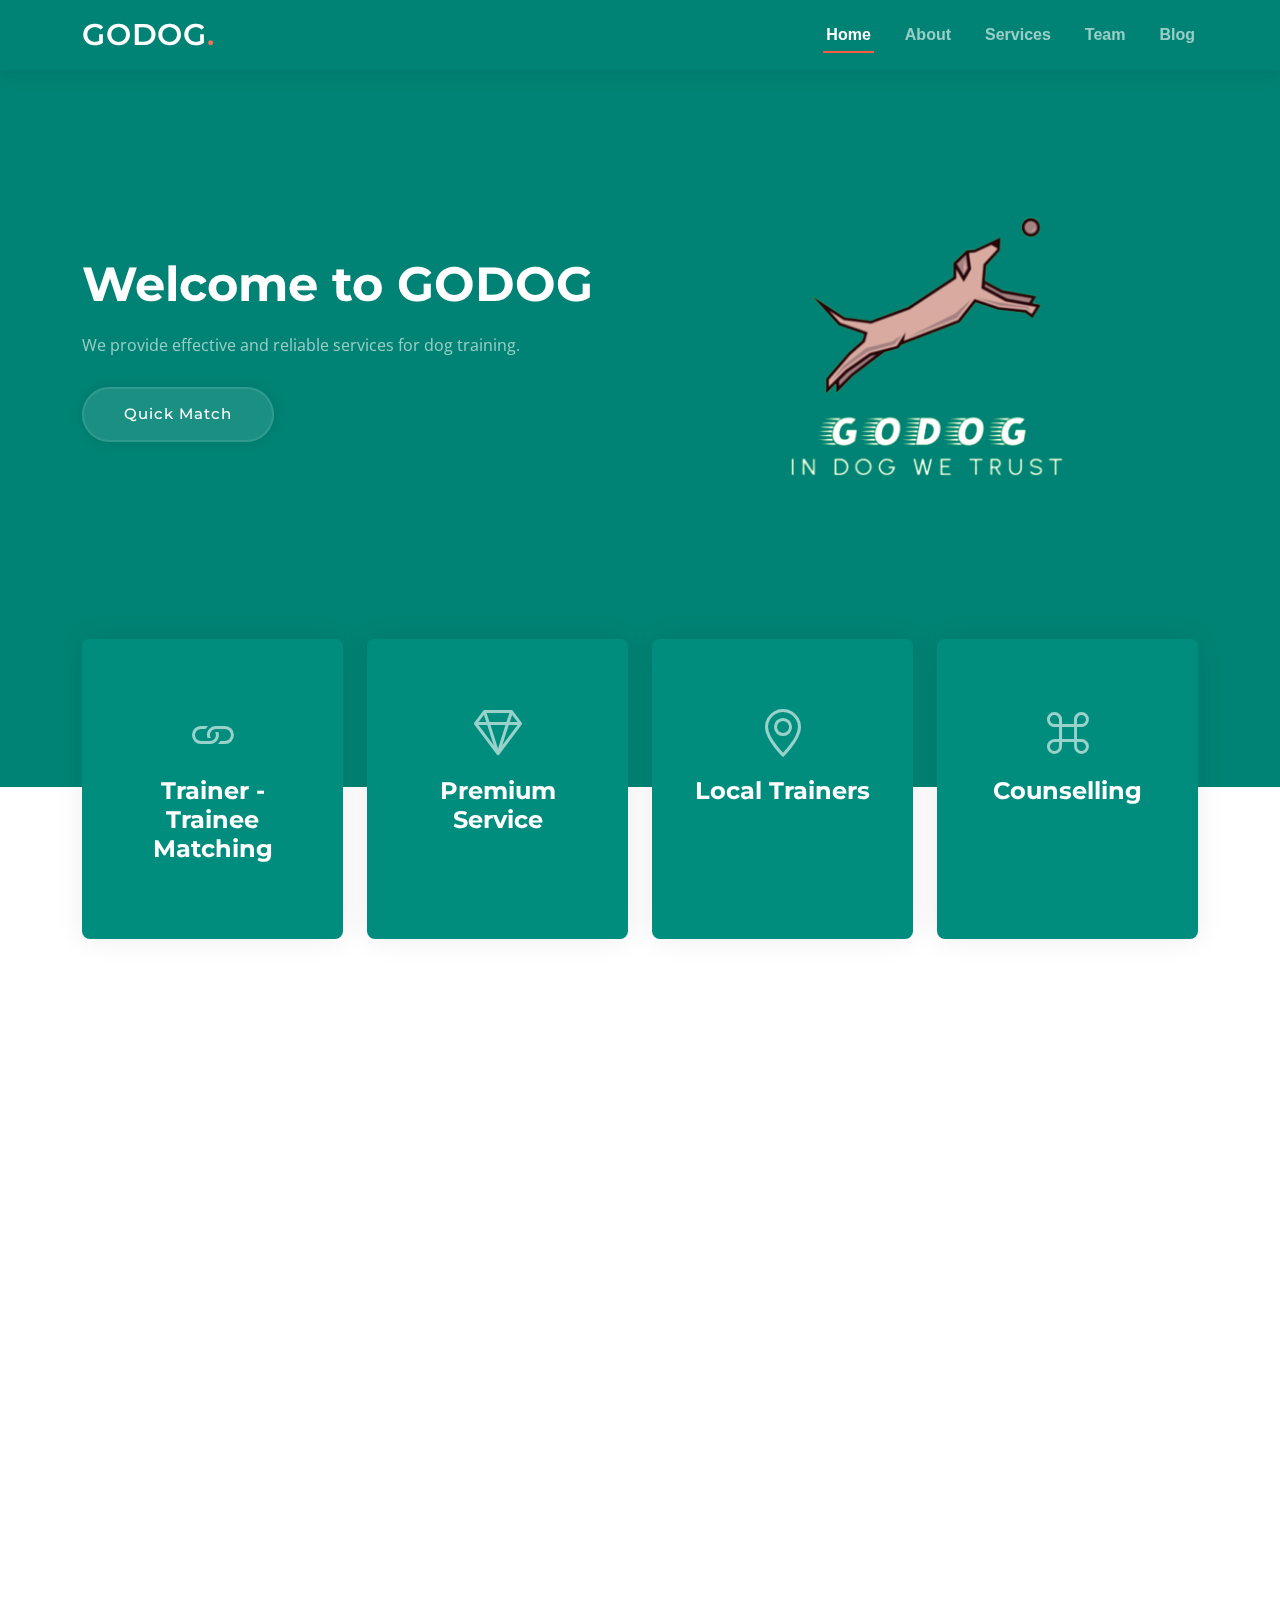
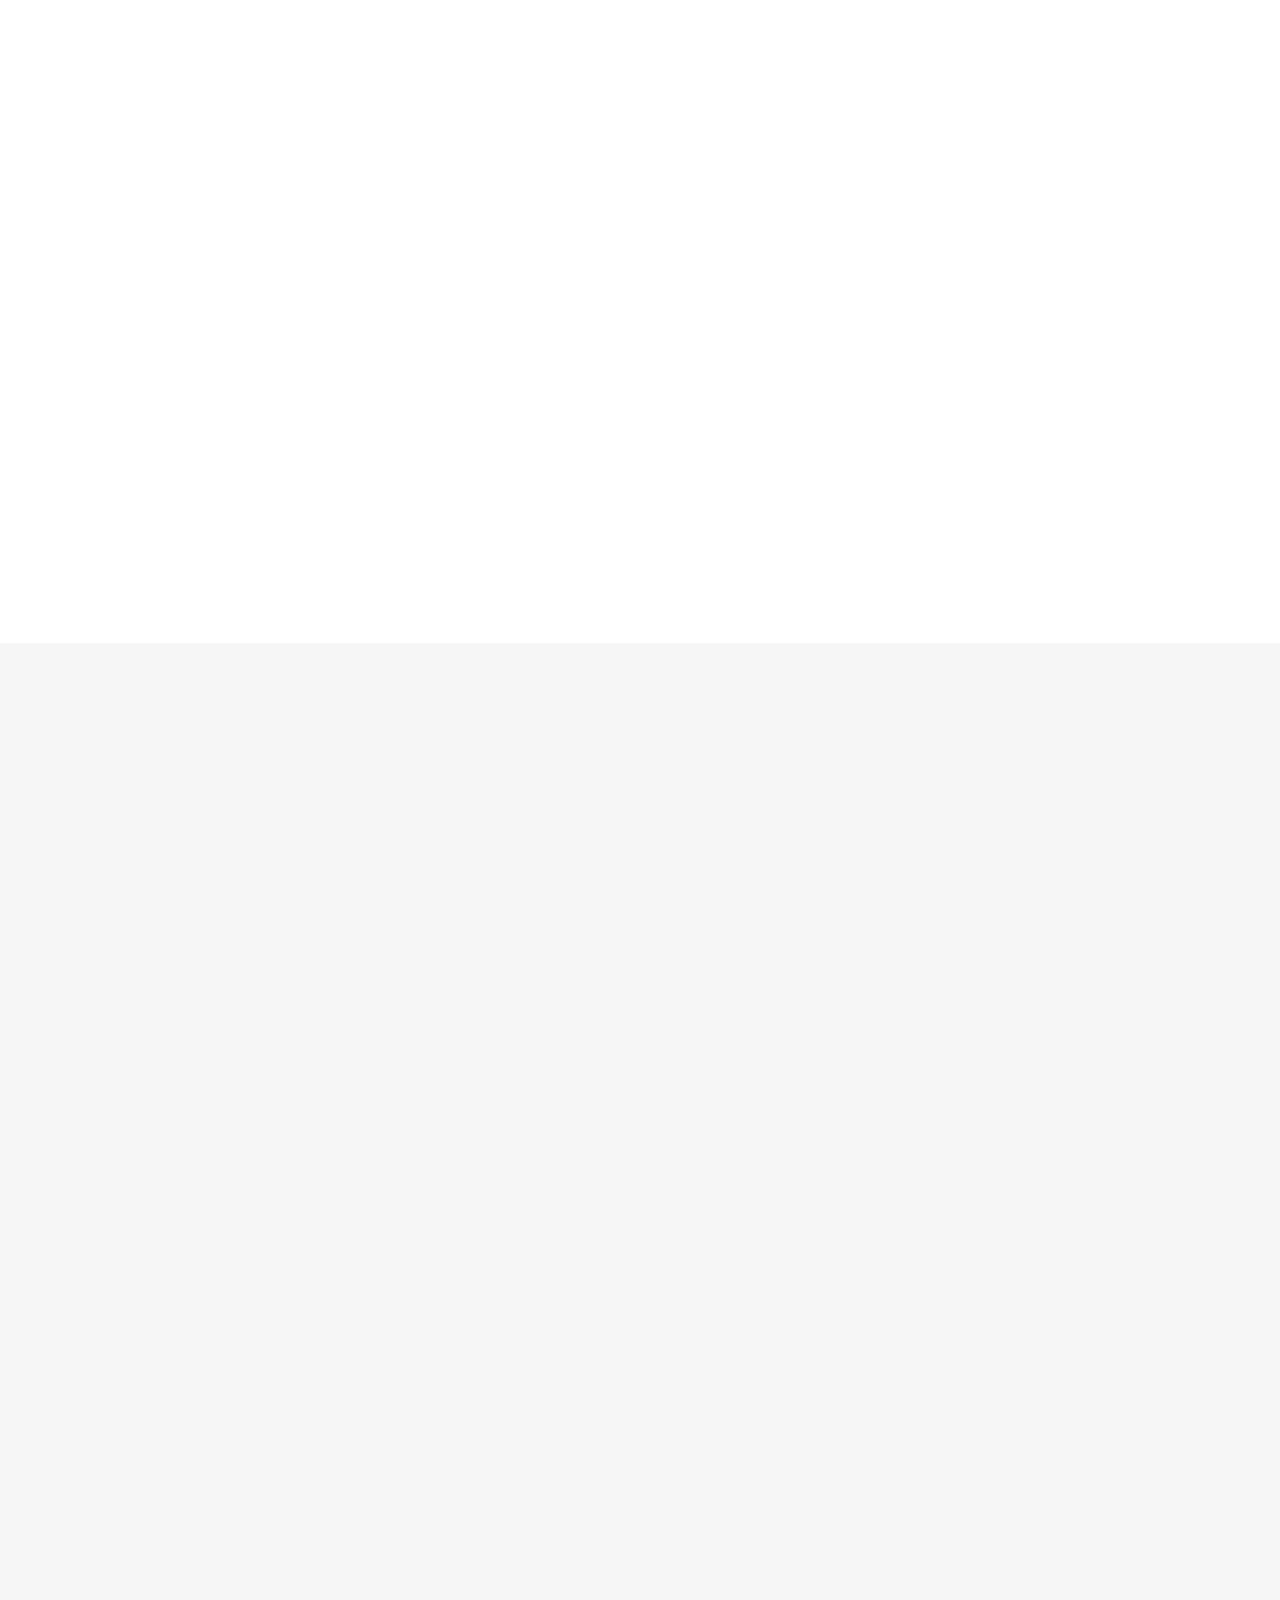
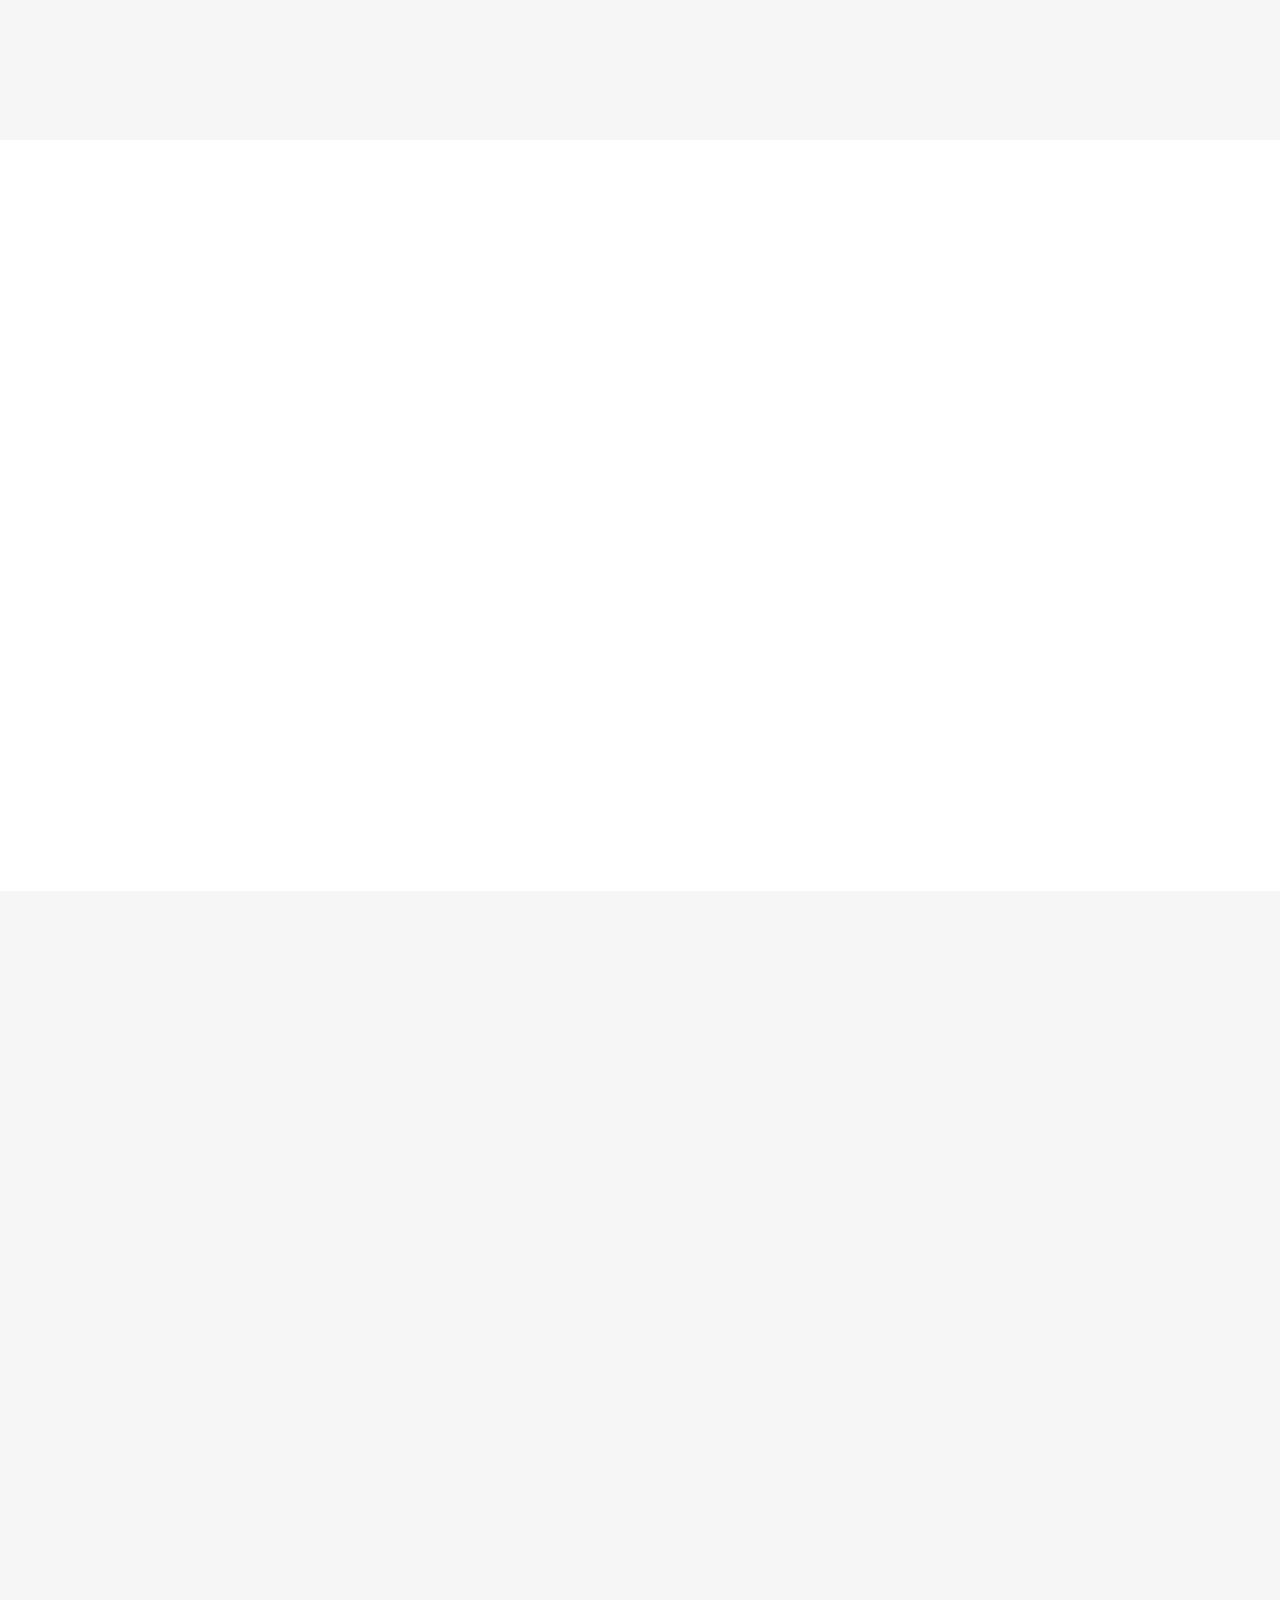
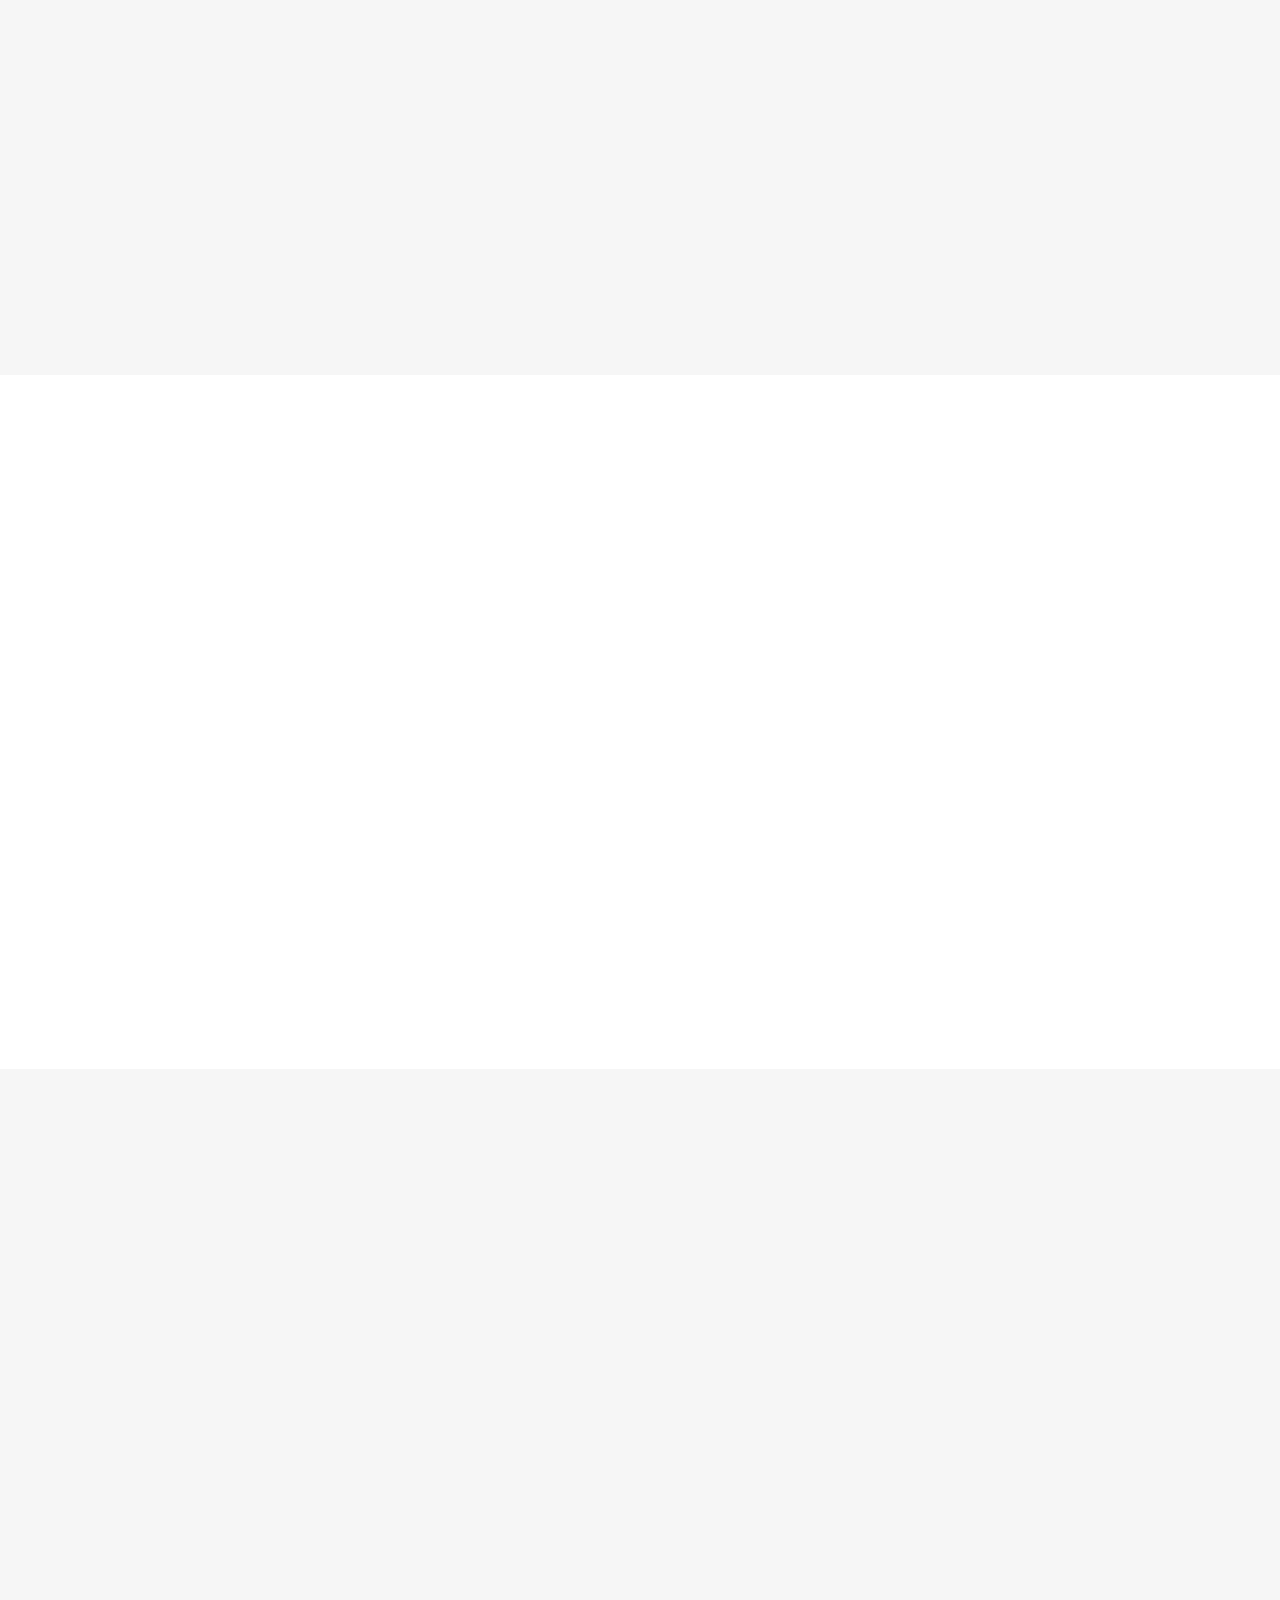
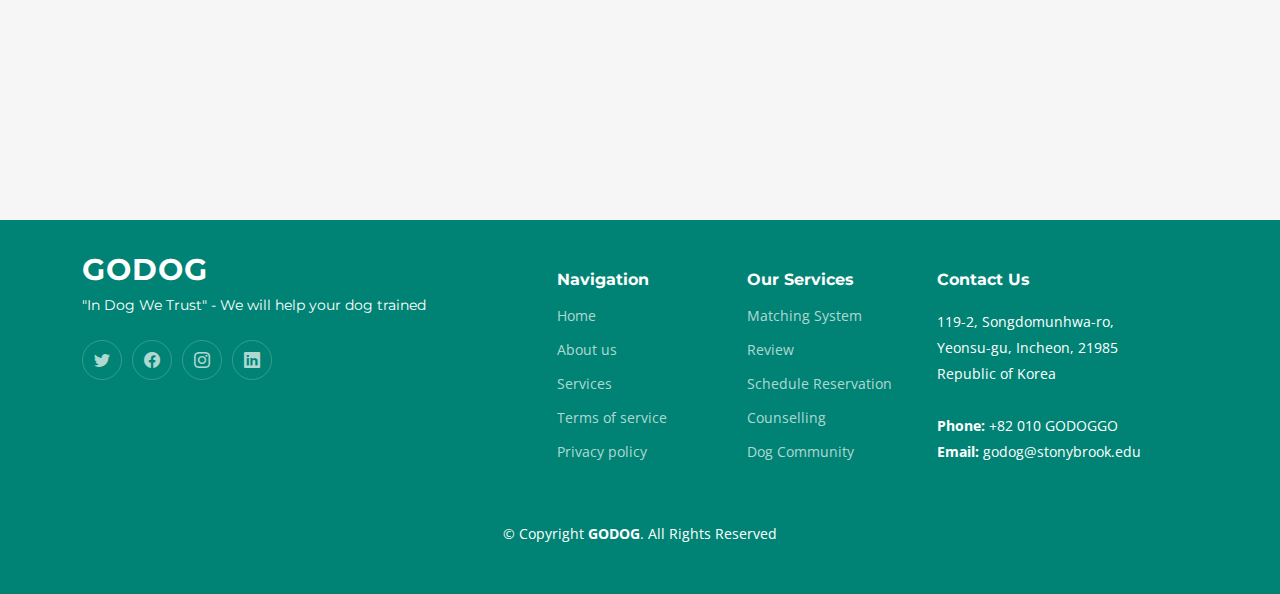
<file: index.html>
<!DOCTYPE html>
<html lang="en">

<head>
  <meta charset="utf-8">
  <meta content="width=device-width, initial-scale=1.0" name="viewport">

  <title>GODOG - Dog Trainer Matching</title>
  <meta content="" name="description">
  <meta content="" name="keywords">

  <!-- Favicons -->
  <link href="assets/img/favicon.png" rel="icon">
  <link href="assets/img/apple-touch-icon.png" rel="apple-touch-icon">

  <!-- Google Fonts -->
  <link rel="preconnect" href="https://fonts.googleapis.com">
  <link rel="preconnect" href="https://fonts.gstatic.com" crossorigin>
  <link
    href="https://fonts.googleapis.com/css2?family=Open+Sans:ital,wght@0,300;0,400;0,500;0,600;0,700;1,300;1,400;1,600;1,700&family=Montserrat:ital,wght@0,300;0,400;0,500;0,600;0,700;1,300;1,400;1,500;1,600;1,700&family=Raleway:ital,wght@0,300;0,400;0,500;0,600;0,700;1,300;1,400;1,500;1,600;1,700&display=swap"
    rel="stylesheet">

  <!-- Vendor CSS Files -->
  <link href="assets/vendor/bootstrap/css/bootstrap.min.css" rel="stylesheet">
  <link href="assets/vendor/bootstrap-icons/bootstrap-icons.css" rel="stylesheet">
  <link href="assets/vendor/aos/aos.css" rel="stylesheet">
  <link href="assets/vendor/glightbox/css/glightbox.min.css" rel="stylesheet">
  <link href="assets/vendor/swiper/swiper-bundle.min.css" rel="stylesheet">

  <!-- Template Main CSS File -->
  <link href="assets/css/main.css" rel="stylesheet">


</head>

<body>

  <!-- ======= Header ======= -->
  <!-- <section id="topbar" class="topbar d-flex align-items-center">
    <div class="container d-flex justify-content-center justify-content-md-between">
      <div class="contact-info d-flex align-items-center">
        <i class="bi bi-envelope d-flex align-items-center"><a href="mailto:contact@example.com">contact@example.com</a></i>
        <i class="bi bi-phone d-flex align-items-center ms-4"><span>+1 5589 55488 55</span></i>
      </div>
      <div class="social-links d-none d-md-flex align-items-center">
        <a href="#" class="twitter"><i class="bi bi-twitter"></i></a>
        <a href="#" class="facebook"><i class="bi bi-facebook"></i></a>
        <a href="#" class="instagram"><i class="bi bi-instagram"></i></a>
        <a href="#" class="linkedin"><i class="bi bi-linkedin"></i></i></a>
      </div>
    </div>
  </section>End Top Bar -->

  <header id="header" class="header d-flex align-items-center">

    <div class="container-fluid container-xl d-flex align-items-center justify-content-between">
      <a href="index.html" class="logo d-flex align-items-center">
        <!-- Uncomment the line below if you also wish to use an image logo -->
        <!-- <img src="assets/img/logo.png" alt=""> -->
        <h1>GODOG<span>.</span></h1>
      </a>
      <nav id="navbar" class="navbar">
        <ul>
          <li><a href="#hero">Home</a></li>
          <li><a href="#about">About</a></li>
          <li><a href="#services">Services</a></li>
          <li><a href="#team">Team</a></li>
          <li><a href="blog.html">Blog</a></li>
        </ul>
      </nav><!-- .navbar -->

      <i class="mobile-nav-toggle mobile-nav-show bi bi-list"></i>
      <i class="mobile-nav-toggle mobile-nav-hide d-none bi bi-x"></i>

    </div>
  </header><!-- End Header -->
  <!-- End Header -->

  <!-- ======= Hero Section ======= -->
  <section id="hero" class="hero">
    <div class="container position-relative">
      <div class="row gy-5" data-aos="fade-in">
        <div class="col-lg-6 order-2 order-lg-1 d-flex flex-column justify-content-center text-center text-lg-start">
          <h2>Welcome to <span>GODOG</span></h2>
          <p>We provide effective and reliable services for dog training.</p>
          <div class="d-flex justify-content-center justify-content-lg-start">
            <a href="matching.html" class="btn-get-started">Quick Match</a>
            <!-- <a href="https://www.youtube.com/watch?v=LXb3EKWsInQ" class="glightbox btn-watch-video d-flex align-items-center"><i class="bi bi-play-circle"></i><span>Watch Video</span></a> -->
          </div>
        </div>
        <div class="col-lg-6 order-1 order-lg-2">
          <center>
            <img src="assets/img/GODOG_logo_v2.png" class="img-fluid" alt="" data-aos="zoom-out" data-aos-delay="100">
          </center>
        </div>
      </div>
    </div>

    <div class="icon-boxes position-relative">
      <div class="container position-relative">
        <div class="row gy-4 mt-5">

          <div class="col-xl-3 col-md-6" data-aos="fade-up" data-aos-delay="100">
            <div class="icon-box">
              <div class="icon"><i class="bi bi-link"></i></div>
              <h4 class="title"><a href="" class="stretched-link">Trainer - Trainee Matching</a></h4>
            </div>
          </div><!--End Icon Box -->

          <div class="col-xl-3 col-md-6" data-aos="fade-up" data-aos-delay="200">
            <div class="icon-box">
              <div class="icon"><i class="bi bi-gem"></i></div>
              <h4 class="title"><a href="" class="stretched-link">Premium Service</a></h4>
            </div>
          </div><!--End Icon Box -->

          <div class="col-xl-3 col-md-6" data-aos="fade-up" data-aos-delay="300">
            <div class="icon-box">
              <div class="icon"><i class="bi bi-geo-alt"></i></div>
              <h4 class="title"><a href="" class="stretched-link">Local Trainers</a></h4>
            </div>
          </div><!--End Icon Box -->

          <div class="col-xl-3 col-md-6" data-aos="fade-up" data-aos-delay="500">
            <div class="icon-box">
              <div class="icon"><i class="bi bi-command"></i></div>
              <h4 class="title"><a href="" class="stretched-link">Counselling</a></h4>
            </div>
          </div><!--End Icon Box -->

        </div>
      </div>
    </div>

    </div>
  </section>
  <!-- End Hero Section -->

  <main id="main">

    <!-- ======= About Us Section ======= -->
    <section id="about" class="about">
      <div class="container" data-aos="fade-up">

        <div class="section-header">
          <h2>About Us</h2>
          <p>We provide effective and reliable services for dog training.</p>
        </div>

        <div class="row gy-4">
          <div class="col-lg-6">
            <h3>We will match you with the trainer you need</h3>
            <img src="assets/img/about.jpg" class="img-fluid rounded-4 mb-4" alt="">

          </div>
          <div class="col-lg-6">
            <div class="content ps-0 ps-lg-5">
              <p class="fst-italic">
                Needs? For Whom?
              </p>
              <ul>
                <li><i class="bi bi-question-circle-fill"></i> Dog to be well-behaved, obedient, and happy.
                </li>
                <li><i class="bi bi-question-circle-fill"></i> Struggle with personalized approach to dog training with
                  professional guidance and support.
                </li>
                <li><i class="bi bi-question-circle-fill"></i> Having a dog trainer by choosing a location where is most
                  suitable for training</li>
              </ul>
              <!-- <p>
                Ullamco laboris nisi ut aliquip ex ea commodo consequat. Duis aute irure dolor in reprehenderit in
                voluptate
                velit esse cillum dolore eu fugiat nulla pariatur. Excepteur sint occaecat cupidatat non proident
              </p> -->

              <p class="fst-italic">
                We Offer!
              </p>
              <ul>
                <li><i class="bi bi-check-circle-fill"></i> Personalized One-stop Training Service
                </li>
                <li><i class="bi bi-check-circle-fill"></i> Experienced and certified dog trainers
                </li>
                <li><i class="bi bi-check-circle-fill"></i> Flexible scheduling and convenient training sessions</li>
              </ul>
            </div>
          </div>
        </div>
      </div>
    </section><!-- End About Us Section -->

    <!-- ======= Clients Section ======= -->
    <section id="clients" class="clients">
      <div class="container" data-aos="zoom-out">

        <div class="clients-slider swiper">
          <div class="swiper-wrapper align-items-center">
            <div class="swiper-slide"><img src="assets/img/clients/client-1.png" class="img-fluid" alt=""></div>
            <div class="swiper-slide"><img src="assets/img/clients/client-2.png" class="img-fluid" alt=""></div>
            <div class="swiper-slide"><img src="assets/img/clients/client-3.png" class="img-fluid" alt=""></div>
            <div class="swiper-slide"><img src="assets/img/clients/client-4.png" class="img-fluid" alt=""></div>
            <div class="swiper-slide"><img src="assets/img/clients/client-5.png" class="img-fluid" alt=""></div>
            <div class="swiper-slide"><img src="assets/img/clients/client-6.png" class="img-fluid" alt=""></div>
            <div class="swiper-slide"><img src="assets/img/clients/client-7.png" class="img-fluid" alt=""></div>
            <div class="swiper-slide"><img src="assets/img/clients/client-8.png" class="img-fluid" alt=""></div>
          </div>
        </div>

      </div>
    </section><!-- End Clients Section -->

    <!-- ======= Stats Counter Section ======= -->
    <section id="stats-counter" class="stats-counter">
      <div class="container" data-aos="fade-up">

        <div class="row gy-4 align-items-center">

          <div class="col-lg-6">
            <img src="assets/img/stats-img.svg" alt="" class="img-fluid">
          </div>

          <div class="col-lg-6">

            <div class="stats-item d-flex align-items-center">
              <span data-purecounter-start="0" data-purecounter-end="2941" data-purecounter-duration="1"
                class="purecounter"></span>
              <p><strong>Daily Visitors</strong> "like" our services and products</p>
            </div><!-- End Stats Item -->

            <div class="stats-item d-flex align-items-center">
              <span data-purecounter-start="0" data-purecounter-end="36" data-purecounter-duration="1"
                class="purecounter"></span>
              <p><strong>Trainers</strong> met the customers. 24 more trainers want to meet with customers.</p>
            </div><!-- End Stats Item -->

            <div class="stats-item d-flex align-items-center">
              <span data-purecounter-start="0" data-purecounter-end="103" data-purecounter-duration="1"
                class="purecounter"></span>
              <p><strong>Dog owners</strong> met with trainers. 72 more dog owners want to meet their trainer.</p>
            </div><!-- End Stats Item -->

          </div>

        </div>

      </div>
    </section><!-- End Stats Counter Section -->


    <!-- ======= Our Services Section ======= -->
    <section id="services" class="services sections-bg">
      <div class="container" data-aos="fade-up">

        <div class="section-header">
          <h2>Our Services</h2>
          <p>Aperiam dolorum et et wuia molestias qui eveniet numquam nihil porro incidunt dolores placeat sunt id nobis
            omnis tiledo stran delop</p>
        </div>

        <div class="row gy-4" data-aos="fade-up" data-aos-delay="100">

          <div class="col-lg-4 col-md-6">
            <div class="service-item  position-relative">
              <div class="icon">
                <i class="bi bi-activity"></i>
              </div>
              <h3>Matching System</h3>
              <p>We have dozens of trainers, and you can choose them for your purposes. Choose a variety of trainers
                based on time, place, and purpose!</p>
              <a href="#" class="readmore stretched-link">Read more <i class="bi bi-arrow-right"></i></a>
            </div>
          </div><!-- End Service Item -->

          <div class="col-lg-4 col-md-6">
            <div class="service-item position-relative">
              <div class="icon">
                <i class="bi bi-chat-right-heart"></i>
              </div>
              <h3>Review</h3>
              <p>The review will give you a preview of the trainers' service. Also, you can get a lot of benefits
                through reviews, so write a review!</p>
              <a href="#" class="readmore stretched-link">Read more <i class="bi bi-arrow-right"></i></a>
            </div>
          </div><!-- End Service Item -->

          <div class="col-lg-4 col-md-6">
            <div class="service-item position-relative">
              <div class="icon">
                <i class="bi bi-calendar4-week"></i>
              </div>
              <h3>Schedule Reservation</h3>
              <p>If the trainer is already scheduled, you can connect directly with the trainer to adjust the time or
                schedule their service.</p>
              <a href="#" class="readmore stretched-link">Read more <i class="bi bi-arrow-right"></i></a>
            </div>
          </div><!-- End Service Item -->

          <div class="col-lg-4 col-md-6">
            <div class="service-item position-relative">
              <div class="icon">
                <i class="bi bi-award"></i>
              </div>
              <h3>Counselling</h3>
              <p>If you are still unfamiliar with training dogs, you can explain the level of training and the process
                of training in advance through a professional counselor. Find the right training method for your dog!
              </p>
              <a href="#" class="readmore stretched-link">Read more <i class="bi bi-arrow-right"></i></a>
            </div>
          </div><!-- End Service Item -->

          <div class="col-lg-4 col-md-6">
            <div class="service-item position-relative">
              <div class="icon">
                <i class="bi bi-people"></i>
              </div>
              <h3>Dog Community</h3>
              <p>Engage, connect, and learn. Our community offers a space for trainers and dog owners to freely share
                their opinions and find essential information. Join us to exchange insights and discover valuable
                resources!</p>
              <a href="#" class="readmore stretched-link">Read more <i class="bi bi-arrow-right"></i></a>
            </div>
          </div><!-- End Service Item -->

          <div class="col-lg-4 col-md-6">
            <div class="service-item position-relative">
              <div class="icon">
                <i class="bi bi-shop"></i>
              </div>
              <h3>Allianced Stores</h3>
              <p>Discover a wide selection of budget-friendly products for all your needs. Make the most of your
                training points with 100% utilization, allowing you to save even more on your purchases.</p>
              <a href="#" class="readmore stretched-link">Read more <i class="bi bi-arrow-right"></i></a>
            </div>
          </div><!-- End Service Item -->

        </div>

      </div>
    </section><!-- End Our Services Section -->

    <!-- ======= Testimonials Section ======= -->
    <section id="testimonials" class="testimonials">
      <div class="container" data-aos="fade-up">

        <div class="section-header">
          <h2>Best Reviews</h2>
          <p>“We appreciate your feedback and inquiries about the services and products on GODOG website. Your input
            helps us improve and offer better services. As a token of our gratitude, writers of each review will receive
            points for service redemption. Thank you for your valuable contributions to making GODOG a better platform
            for pet owners.”
          </p>
        </div>

        <div class="slides-3 swiper" data-aos="fade-up" data-aos-delay="100">
          <div class="swiper-wrapper">

            <div class="swiper-slide">
              <div class="testimonial-wrap">
                <div class="testimonial-item">
                  <div class="d-flex align-items-center">
                    <img src="assets/img/testimonials/testimonials-1.jpg" class="testimonial-img flex-shrink-0" alt="">
                    <div>
                      <h3>Saul Goodman</h3>
                      <h4>Premium User</h4>
                      <div class="stars">
                        <i class="bi bi-star-fill"></i><i class="bi bi-star-fill"></i><i class="bi bi-star-fill"></i><i
                          class="bi bi-star-fill"></i><i class="bi bi-star-fill"></i>
                      </div>
                    </div>
                  </div>
                  <p>
                    <i class="bi bi-quote quote-icon-left"></i>
                    The content on the platform is incredibly helpful and provides valuable insights that I've found to
                    be extremely beneficial. It's a game-changer!
                    <i class="bi bi-quote quote-icon-right"></i>
                  </p>
                </div>
              </div>
            </div><!-- End testimonial item -->

            <div class="swiper-slide">
              <div class="testimonial-wrap">
                <div class="testimonial-item">
                  <div class="d-flex align-items-center">
                    <img src="assets/img/testimonials/testimonials-2.jpg" class="testimonial-img flex-shrink-0" alt="">
                    <div>
                      <h3>Sara Wilsson</h3>
                      <h4>Premium User</h4>
                      <div class="stars">
                        <i class="bi bi-star-fill"></i><i class="bi bi-star-fill"></i><i class="bi bi-star-fill"></i><i
                          class="bi bi-star-fill"></i><i class="bi bi-star-fill"></i>
                      </div>
                    </div>
                  </div>
                  <p>
                    <i class="bi bi-quote quote-icon-left"></i>
                    I can't contain my excitement for the upcoming service launch! Based on what I've seen, I have
                    extremely high expectations. It's going to be amazing!
                    <i class="bi bi-quote quote-icon-right"></i>
                  </p>
                </div>
              </div>
            </div><!-- End testimonial item -->

            <div class="swiper-slide">
              <div class="testimonial-wrap">
                <div class="testimonial-item">
                  <div class="d-flex align-items-center">
                    <img src="assets/img/testimonials/testimonials-3.jpg" class="testimonial-img flex-shrink-0" alt="">
                    <div>
                      <h3>Jena Karlis</h3>
                      <h4>Premium User</h4>
                      <div class="stars">
                        <i class="bi bi-star-fill"></i><i class="bi bi-star-fill"></i><i class="bi bi-star-fill"></i><i
                          class="bi bi-star-fill"></i><i class="bi bi-star-fill"></i>
                      </div>
                    </div>
                  </div>
                  <p>
                    <i class="bi bi-quote quote-icon-left"></i>
                    The pricing is impressively reasonable, offering exceptional value for the quality of services
                    provided. It's affordable without compromising on excellence.
                    <i class="bi bi-quote quote-icon-right"></i>
                  </p>
                </div>
              </div>
            </div><!-- End testimonial item -->

            <div class="swiper-slide">
              <div class="testimonial-wrap">
                <div class="testimonial-item">
                  <div class="d-flex align-items-center">
                    <img src="assets/img/testimonials/testimonials-4.jpg" class="testimonial-img flex-shrink-0" alt="">
                    <div>
                      <h3>Matt Brandon</h3>
                      <h4>Premium User</h4>
                      <div class="stars">
                        <i class="bi bi-star-fill"></i><i class="bi bi-star-fill"></i><i class="bi bi-star-fill"></i><i
                          class="bi bi-star-fill"></i><i class="bi bi-star-fill"></i>
                      </div>
                    </div>
                  </div>
                  <p>
                    <i class="bi bi-quote quote-icon-left"></i>
                    Prepare to be blown away by the platform's groundbreaking features and innovative services. It's a
                    true revolution in the industry, and I'm thrilled to be a part of it!
                    <i class="bi bi-quote quote-icon-right"></i>
                  </p>
                </div>
              </div>
            </div><!-- End testimonial item -->

          </div>
          <div class="swiper-pagination"></div>
        </div>

      </div>
    </section><!-- End Testimonials Section -->

    <!-- ======= Our Team Section ======= -->


    <!-- ======= Pricing Section ======= -->
    <section id="pricing" class="pricing sections-bg">
      <div class="container" data-aos="fade-up">

        <div class="section-header">
          <h2>Pricing</h2>
          <p>Aperiam dolorum et et wuia molestias qui eveniet numquam nihil porro incidunt dolores placeat sunt id
            nobis
            omnis tiledo stran delop</p>
        </div>

        <div class="row g-4 py-lg-5" data-aos="zoom-out" data-aos-delay="100">

          <div class="col-lg-4">
            <div class="pricing-item">
              <h3>Free DOG Plan</h3>
              <div class="icon">
                <i class="bi bi-box"></i>
              </div>
              <h4><sup>$</sup>0<span> / month</span></h4>
              <ul>
                <li><i class="bi bi-check"></i> Opened Community with God-Dogs</li>
                <li><i class="bi bi-check"></i> Free Trainer Matchings</li>
                <li><i class="bi bi-check"></i> 3 GO!DOG Message to the trainer or other dog owner of your choice
                  everyday.</li>
                <li class="na"><i class="bi bi-x"></i> <span>Monthly Boost</span></li>
                <li class="na"><i class="bi bi-x"></i> <span>Unlimited GO!DOG Message</span></li>
              </ul>
              <div class="text-center"><a href="#" class="buy-btn">Buy Now</a></div>
            </div>
          </div><!-- End Pricing Item -->

          <div class="col-lg-4">
            <div class="pricing-item featured">
              <h3>GODOG (Premium) Plan</h3>
              <div class="icon">
                <i class="bi bi-airplane"></i>
              </div>

              <h4><sup>$</sup>29<span> / month</span></h4>
              <ul>
                <li><i class="bi bi-check"></i> Opened Community with God-Dogs</li>
                <li><i class="bi bi-check"></i> Free Trainer Matchings</li>
                <li><i class="bi bi-check"></i> Montly Boost - Get more attention by dog trainers in your local area
                  for 30 minutes</li>
                <li><i class="bi bi-check"></i> Unlimited GO! DOG message, ask for training as many people as you
                  want!</li>
              </ul>
              <div class="text-center"><a href="#" class="buy-btn">Buy Now</a></div>
            </div>
          </div><!-- End Pricing Item -->

          <div class="col-lg-4">
            <div class="pricing-item">
              <h3>Trainer Plan</h3>
              <div class="icon">
                <i class="bi bi-send"></i>
              </div>
              <h4><sup>$</sup>49<span> / month</span></h4>
              <ul>
                <li><i class="bi bi-check"></i> Opened Community with God-Dogs</li>
                <li><i class="bi bi-check"></i> Trainee Matching</li>
                <li><i class="bi bi-check"></i> Monthly Boost - Get more attention by dog owners</li>
                <li><i class="bi bi-check"></i> Unlimited GODOG - Send your quotation to as many people as you want</li>
              </ul>
              <div class="text-center"><a href="#" class="buy-btn">Buy Now</a></div>
            </div>
          </div><!-- End Pricing Item -->

        </div>

      </div>
    </section><!-- End Pricing Section -->

    <section id="team" class="team">
      <div class="container" data-aos="fade-up">

        <div class="section-header">
          <h2>Our Team</h2>
        </div>

        <div class="row gy-4">

          <div class="col-xl-3 col-md-6 d-flex" data-aos="fade-up" data-aos-delay="100">
            <div class="member">
              <img src="assets/img/team/team-1.jpeg" class="img-fluid" alt="">
              <h4>Robin Jeon</h4>
              <span>CEO</span>
              <div class="social">
                <a href=""><i class="bi bi-twitter"></i></a>
                <a href=""><i class="bi bi-facebook"></i></a>
                <a href=""><i class="bi bi-instagram"></i></a>
                <a href=""><i class="bi bi-linkedin"></i></a>
              </div>
            </div>
          </div><!-- End Team Member -->

          <div class="col-xl-3 col-md-6 d-flex" data-aos="fade-up" data-aos-delay="200">
            <div class="member">
              <img src="assets/img/team/team-2.jpeg" class="img-fluid" alt="">
              <h4>Inuk Baik</h4>
              <span>COO / Certified Dog Trainer</span>
              <div class="social">
                <a href=""><i class="bi bi-twitter"></i></a>
                <a href=""><i class="bi bi-facebook"></i></a>
                <a href=""><i class="bi bi-instagram"></i></a>
                <a href=""><i class="bi bi-linkedin"></i></a>
              </div>
            </div>
          </div><!-- End Team Member -->

          <div class="col-xl-3 col-md-6 d-flex" data-aos="fade-up" data-aos-delay="300">
            <div class="member">
              <img src="assets/img/team/team-3.jpeg" class="img-fluid" alt="">
              <h4>Yunseong Shim</h4>
              <span>CCO / Visual Designer</span>
              <div class="social">
                <a href=""><i class="bi bi-twitter"></i></a>
                <a href=""><i class="bi bi-facebook"></i></a>
                <a href=""><i class="bi bi-instagram"></i></a>
                <a href=""><i class="bi bi-linkedin"></i></a>
              </div>
            </div>
          </div><!-- End Team Member -->

          <div class="col-xl-3 col-md-6 d-flex" data-aos="fade-up" data-aos-delay="400">
            <div class="member">
              <img src="assets/img/team/team-4.jpeg" class="img-fluid" alt="">
              <h4>Seonho Shin</h4>
              <span>CMO / Famous Blogger</span>
              <div class="social">
                <a href=""><i class="bi bi-twitter"></i></a>
                <a href=""><i class="bi bi-facebook"></i></a>
                <a href=""><i class="bi bi-instagram"></i></a>
                <a href=""><i class="bi bi-linkedin"></i></a>
              </div>
            </div>
          </div><!-- End Team Member -->

        </div>

      </div>
    </section><!-- End Our Team Section -->


    <!-- ======= Recent Blog Posts Section ======= -->
    <section id="recent-posts" class="recent-posts sections-bg">
      <div class="container" data-aos="fade-up">

        <div class="section-header">
          <h2>Recent Community Posts</h2>
          <p>You can find the biggest hit posts from the community</p>
        </div>

        <div class="row gy-4">

          <div class="col-xl-4 col-md-6">
            <article>

              <div class="post-img">
                <img src="assets/img/blog/blog-1.jpg" alt="" class="img-fluid">
              </div>

              <p class="post-category">Training</p>

              <h2 class="title">
                <a href="blog-details.html">Famous Dog Trainer Hyungwook Kang surprisingly matched to GODOG users</a>
              </h2>

              <div class="d-flex align-items-center">
                <img src="assets/img/blog/blog-author.jpg" alt="" class="img-fluid post-author-img flex-shrink-0">
                <div class="post-meta">
                  <p class="post-author">Maria Doe</p>
                  <p class="post-date">
                    <time datetime="2023-05-28">May 28, 2023</time>
                  </p>
                </div>
              </div>

            </article>
          </div><!-- End post list item -->

          <div class="col-xl-4 col-md-6">
            <article>

              <div class="post-img">
                <img src="assets/img/blog/blog-2.jpeg" alt="" class="img-fluid">
              </div>

              <p class="post-category">Sports</p>

              <h2 class="title">
                <a href="blog-details.html">First Dog to win the GODOG championship. He is LEO.</a>
              </h2>

              <div class="d-flex align-items-center">
                <img src="assets/img/blog/blog-author-2.jpg" alt="" class="img-fluid post-author-img flex-shrink-0">
                <div class="post-meta">
                  <p class="post-author">Allisa Mayer</p>
                  <p class="post-date">
                    <time datetime="2022-01-01">Jun 5, 2022</time>
                  </p>
                </div>
              </div>

            </article>
          </div><!-- End post list item -->

        </div><!-- End recent posts list -->

      </div>
    </section><!-- End Recent Blog Posts Section -->



  </main><!-- End #main -->

  <!-- ======= Footer ======= -->
  <footer id="footer" class="footer">

    <div class="container">
      <div class="row gy-4">
        <div class="col-lg-5 col-md-12 footer-info">
          <a href="index.html" class="logo d-flex align-items-center">
            <span>GODOG</span>
          </a>
          <p>"In Dog We Trust" - We will help your dog trained</p>
          <div class="social-links d-flex mt-4">
            <a href="#" class="twitter"><i class="bi bi-twitter"></i></a>
            <a href="#" class="facebook"><i class="bi bi-facebook"></i></a>
            <a href="#" class="instagram"><i class="bi bi-instagram"></i></a>
            <a href="#" class="linkedin"><i class="bi bi-linkedin"></i></a>
          </div>
        </div>

        <div class="col-lg-2 col-6 footer-links">
          <h4>Navigation</h4>
          <ul>
            <li><a href="#">Home</a></li>
            <li><a href="#">About us</a></li>
            <li><a href="#">Services</a></li>
            <li><a href="#">Terms of service</a></li>
            <li><a href="#">Privacy policy</a></li>
          </ul>
        </div>

        <div class="col-lg-2 col-6 footer-links">
          <h4>Our Services</h4>
          <ul>
            <li><a href="#">Matching System</a></li>
            <li><a href="#">Review</a></li>
            <li><a href="#">Schedule Reservation</a></li>
            <li><a href="#">Counselling</a></li>
            <li><a href="#">Dog Community</a></li>
          </ul>
        </div>

        <div class="col-lg-3 col-md-12 footer-contact text-center text-md-start">
          <h4>Contact Us</h4>
          <p>
            119-2, Songdomunhwa-ro, <br>
            Yeonsu-gu, Incheon, 21985<br>
            Republic of Korea <br><br>
            <strong>Phone:</strong> +82 010 GODOGGO<br>
            <strong>Email:</strong> godog@stonybrook.edu<br>
          </p>

        </div>

      </div>
    </div>

    <div class="container mt-4">
      <div class="copyright">
        &copy; Copyright <strong><span>GODOG</span></strong>. All Rights Reserved
      </div>
    </div>

  </footer><!-- End Footer -->
  <!-- End Footer -->

  <a href="#" class="scroll-top d-flex align-items-center justify-content-center"><i
      class="bi bi-arrow-up-short"></i></a>

  <div id="preloader"></div>

  <!-- Vendor JS Files -->
  <script src="assets/vendor/bootstrap/js/bootstrap.bundle.min.js"></script>
  <script src="assets/vendor/aos/aos.js"></script>
  <script src="assets/vendor/glightbox/js/glightbox.min.js"></script>
  <script src="assets/vendor/purecounter/purecounter_vanilla.js"></script>
  <script src="assets/vendor/swiper/swiper-bundle.min.js"></script>
  <script src="assets/vendor/isotope-layout/isotope.pkgd.min.js"></script>
  <script src="assets/vendor/php-email-form/validate.js"></script>

  <!-- Template Main JS File -->
  <script src="assets/js/main.js"></script>

</body>

</html>
</file>
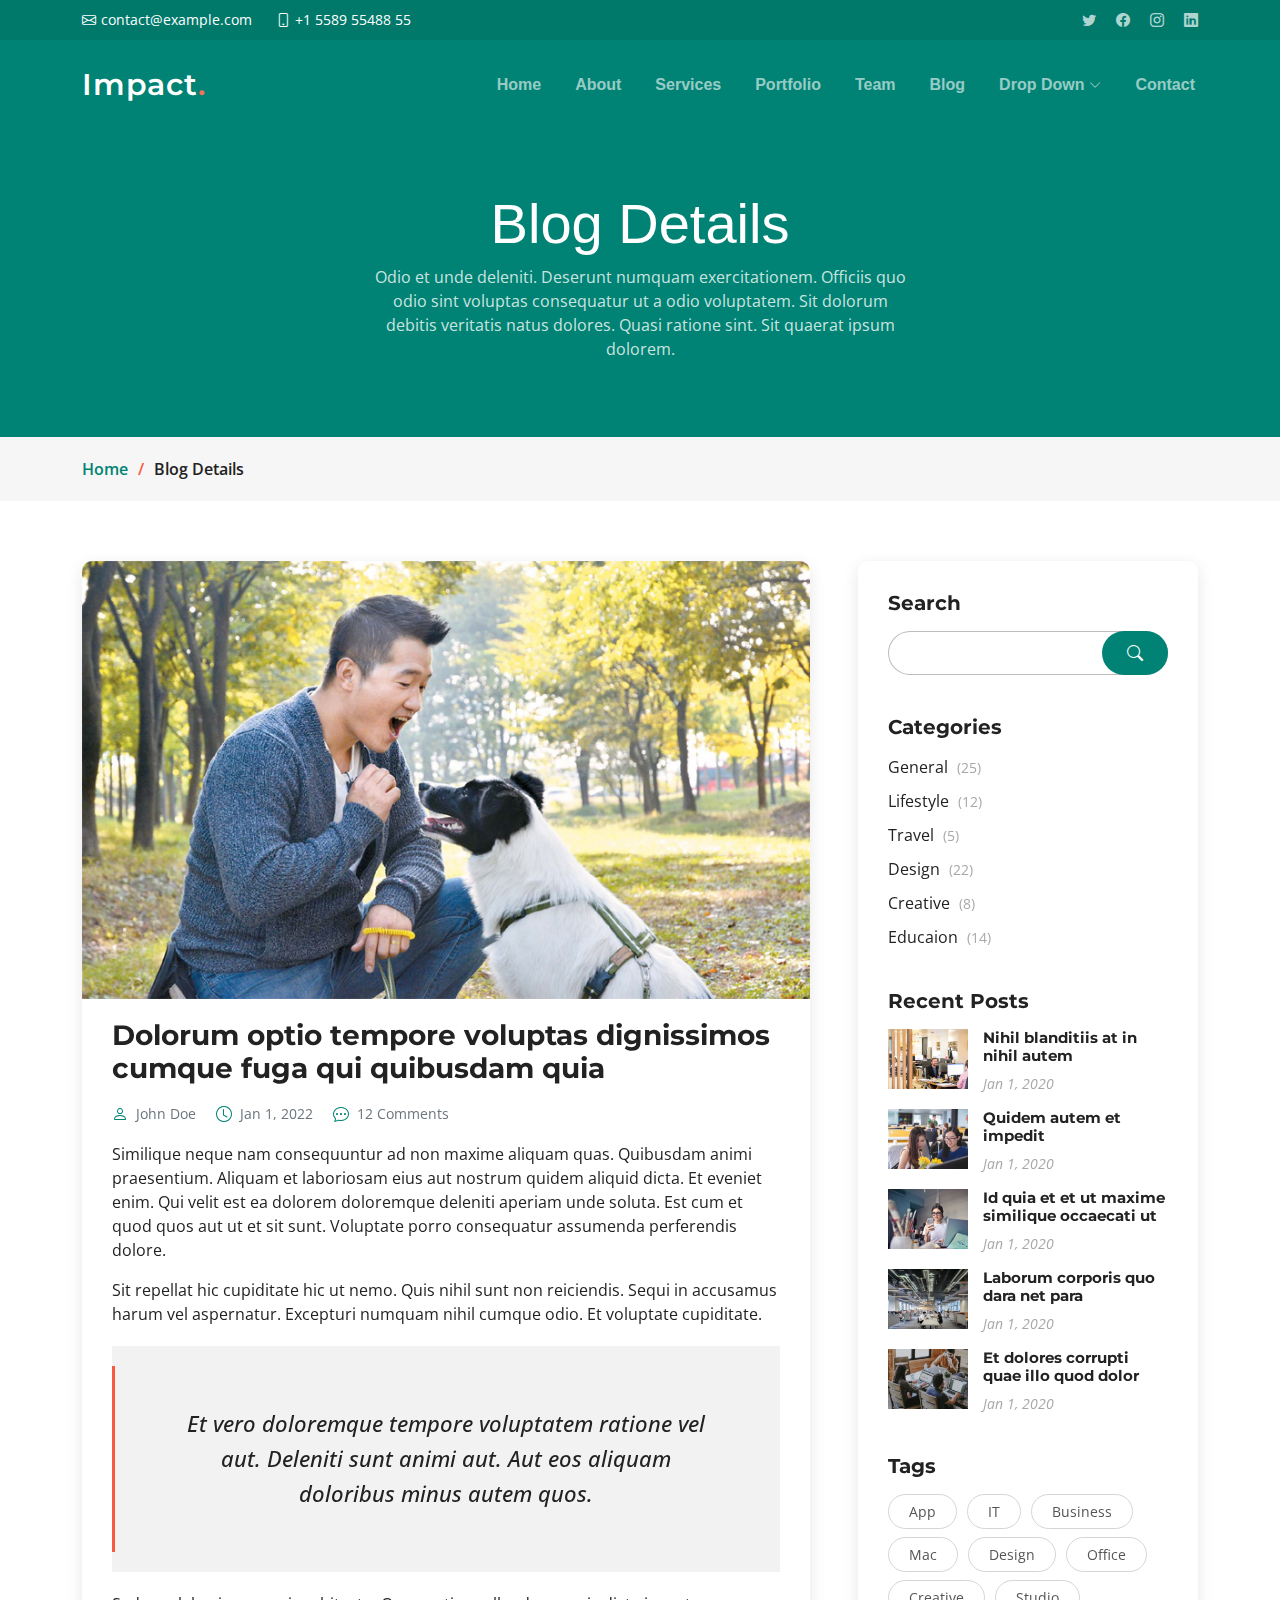
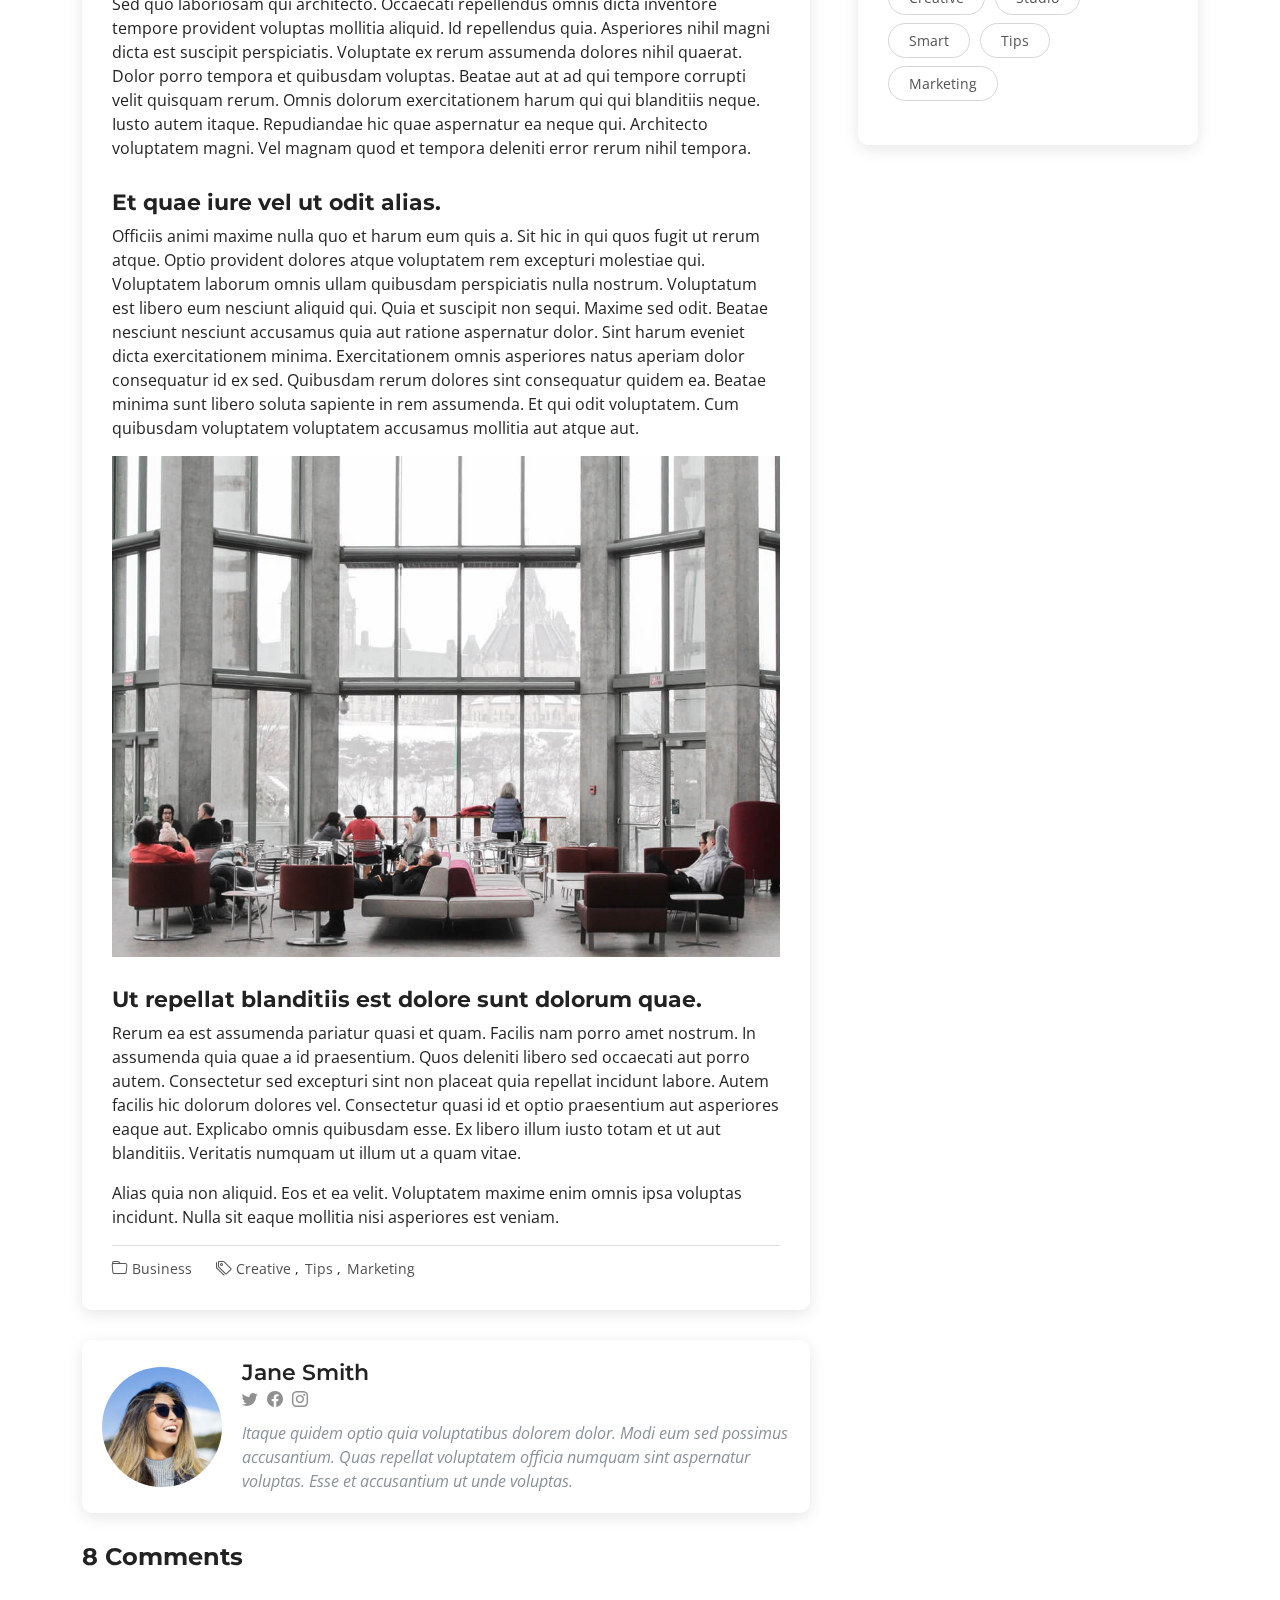
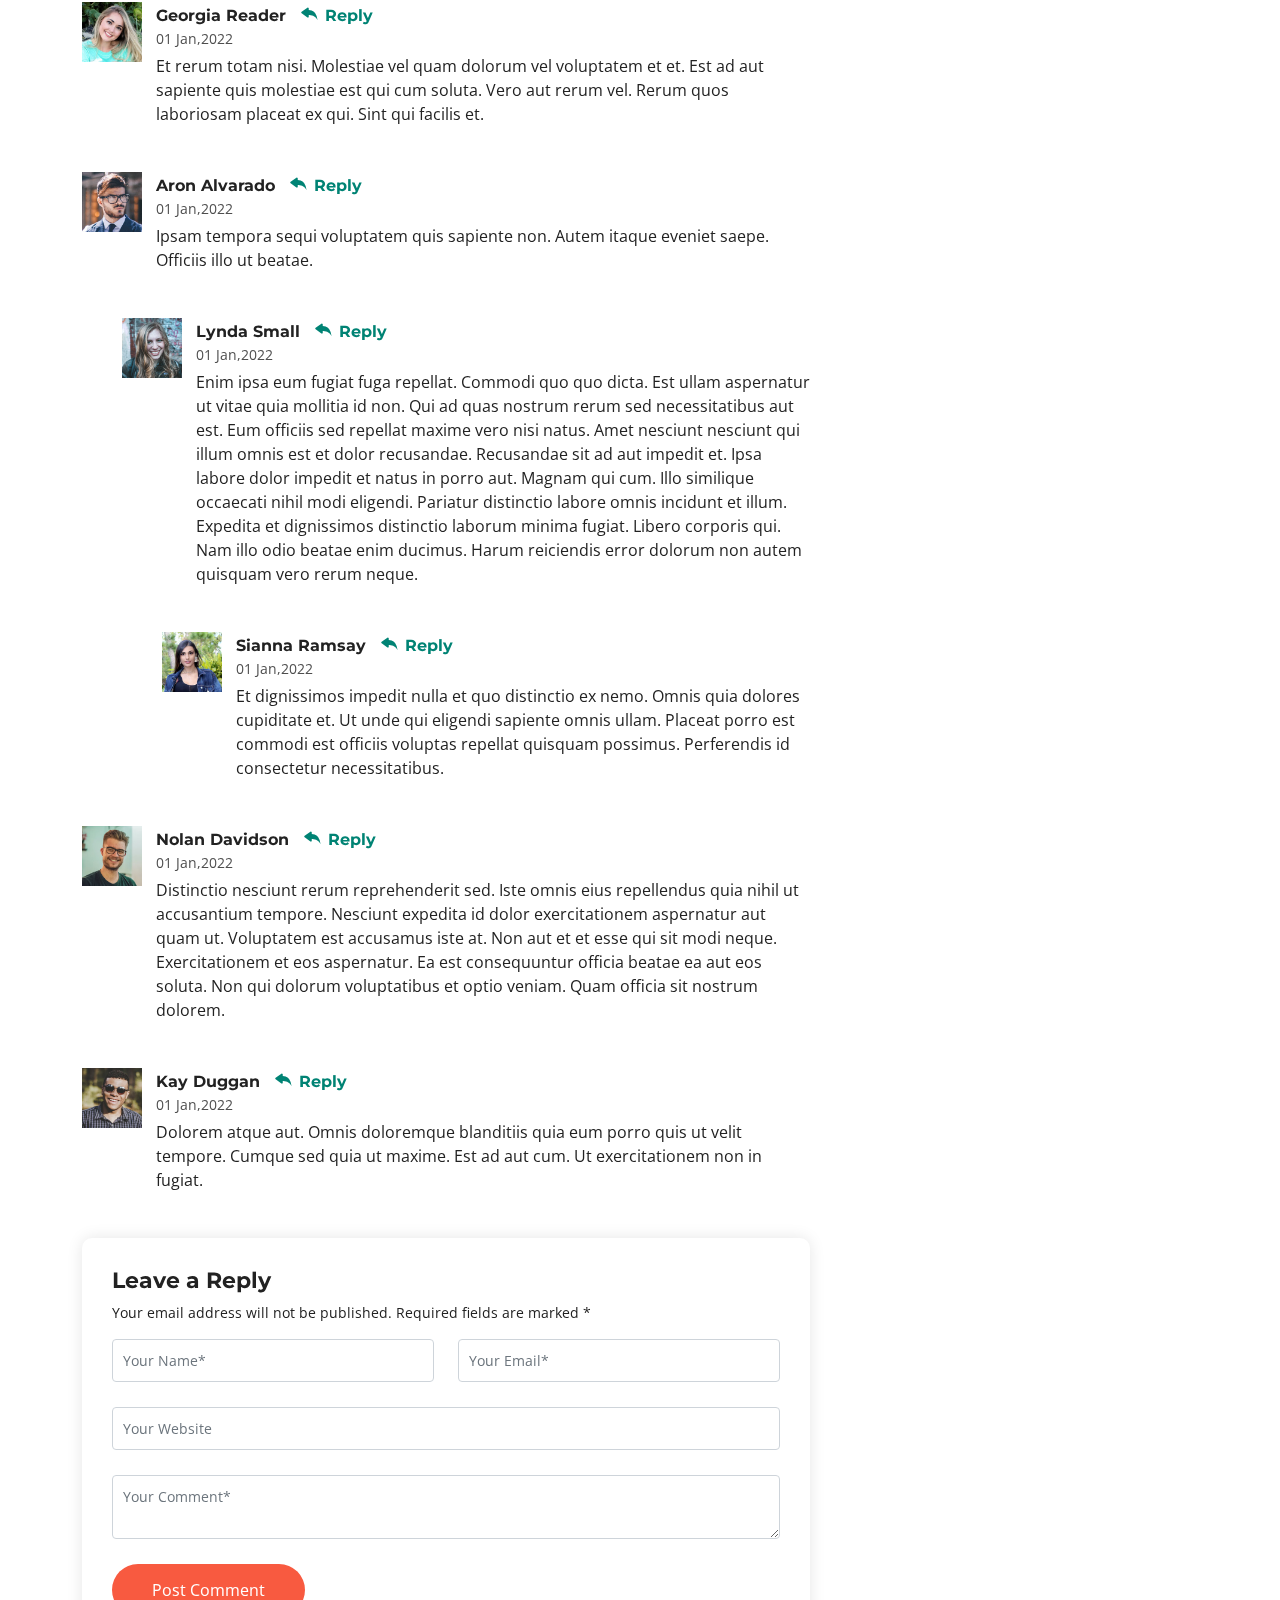
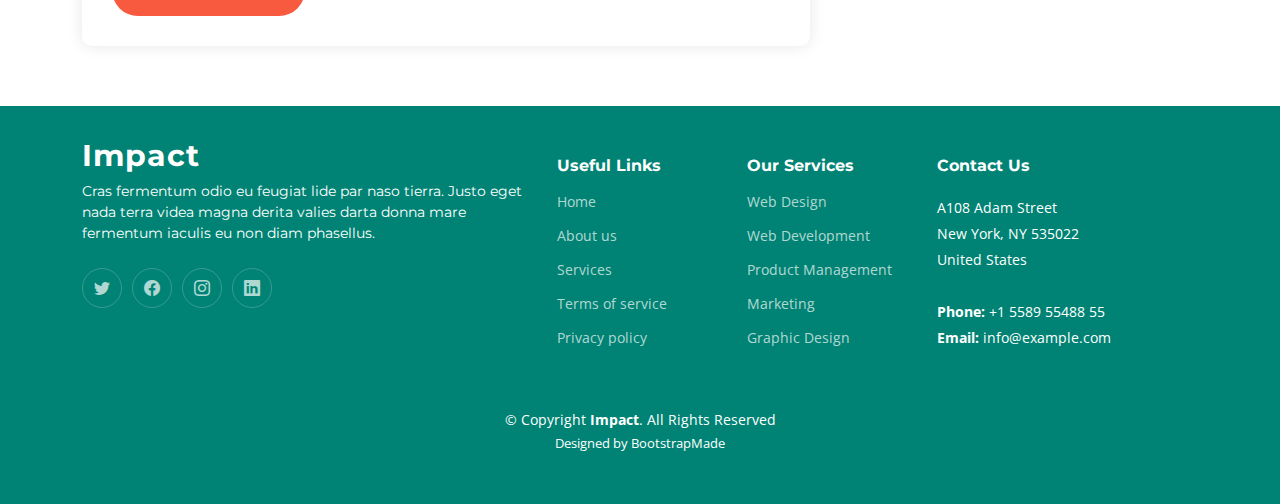
<file: blog-details.html>
<!DOCTYPE html>
<html lang="en">

<head>
  <meta charset="utf-8">
  <meta content="width=device-width, initial-scale=1.0" name="viewport">

  <title>Impact Bootstrap Template - Blog Details</title>
  <meta content="" name="description">
  <meta content="" name="keywords">

  <!-- Favicons -->
  <link href="assets/img/favicon.png" rel="icon">
  <link href="assets/img/apple-touch-icon.png" rel="apple-touch-icon">

  <!-- Google Fonts -->
  <link rel="preconnect" href="https://fonts.googleapis.com">
  <link rel="preconnect" href="https://fonts.gstatic.com" crossorigin>
  <link href="https://fonts.googleapis.com/css2?family=Open+Sans:ital,wght@0,300;0,400;0,500;0,600;0,700;1,300;1,400;1,600;1,700&family=Montserrat:ital,wght@0,300;0,400;0,500;0,600;0,700;1,300;1,400;1,500;1,600;1,700&family=Raleway:ital,wght@0,300;0,400;0,500;0,600;0,700;1,300;1,400;1,500;1,600;1,700&display=swap" rel="stylesheet">

  <!-- Vendor CSS Files -->
  <link href="assets/vendor/bootstrap/css/bootstrap.min.css" rel="stylesheet">
  <link href="assets/vendor/bootstrap-icons/bootstrap-icons.css" rel="stylesheet">
  <link href="assets/vendor/aos/aos.css" rel="stylesheet">
  <link href="assets/vendor/glightbox/css/glightbox.min.css" rel="stylesheet">
  <link href="assets/vendor/swiper/swiper-bundle.min.css" rel="stylesheet">

  <!-- Template Main CSS File -->
  <link href="assets/css/main.css" rel="stylesheet">

  <!-- =======================================================
  * Template Name: Impact
  * Updated: Mar 10 2023 with Bootstrap v5.2.3
  * Template URL: https://bootstrapmade.com/impact-bootstrap-business-website-template/
  * Author: BootstrapMade.com
  * License: https://bootstrapmade.com/license/
  ======================================================== -->
</head>

<body>

  <!-- ======= Header ======= -->
  <section id="topbar" class="topbar d-flex align-items-center">
    <div class="container d-flex justify-content-center justify-content-md-between">
      <div class="contact-info d-flex align-items-center">
        <i class="bi bi-envelope d-flex align-items-center"><a href="mailto:contact@example.com">contact@example.com</a></i>
        <i class="bi bi-phone d-flex align-items-center ms-4"><span>+1 5589 55488 55</span></i>
      </div>
      <div class="social-links d-none d-md-flex align-items-center">
        <a href="#" class="twitter"><i class="bi bi-twitter"></i></a>
        <a href="#" class="facebook"><i class="bi bi-facebook"></i></a>
        <a href="#" class="instagram"><i class="bi bi-instagram"></i></a>
        <a href="#" class="linkedin"><i class="bi bi-linkedin"></i></i></a>
      </div>
    </div>
  </section><!-- End Top Bar -->

  <header id="header" class="header d-flex align-items-center">

    <div class="container-fluid container-xl d-flex align-items-center justify-content-between">
      <a href="index.html" class="logo d-flex align-items-center">
        <!-- Uncomment the line below if you also wish to use an image logo -->
        <!-- <img src="assets/img/logo.png" alt=""> -->
        <h1>Impact<span>.</span></h1>
      </a>
      <nav id="navbar" class="navbar">
        <ul>
          <li><a href="#hero">Home</a></li>
          <li><a href="#about">About</a></li>
          <li><a href="#services">Services</a></li>
          <li><a href="#portfolio">Portfolio</a></li>
          <li><a href="#team">Team</a></li>
          <li><a href="blog.html">Blog</a></li>
          <li class="dropdown"><a href="#"><span>Drop Down</span> <i class="bi bi-chevron-down dropdown-indicator"></i></a>
            <ul>
              <li><a href="#">Drop Down 1</a></li>
              <li class="dropdown"><a href="#"><span>Deep Drop Down</span> <i class="bi bi-chevron-down dropdown-indicator"></i></a>
                <ul>
                  <li><a href="#">Deep Drop Down 1</a></li>
                  <li><a href="#">Deep Drop Down 2</a></li>
                  <li><a href="#">Deep Drop Down 3</a></li>
                  <li><a href="#">Deep Drop Down 4</a></li>
                  <li><a href="#">Deep Drop Down 5</a></li>
                </ul>
              </li>
              <li><a href="#">Drop Down 2</a></li>
              <li><a href="#">Drop Down 3</a></li>
              <li><a href="#">Drop Down 4</a></li>
            </ul>
          </li>
          <li><a href="#contact">Contact</a></li>
        </ul>
      </nav><!-- .navbar -->

      <i class="mobile-nav-toggle mobile-nav-show bi bi-list"></i>
      <i class="mobile-nav-toggle mobile-nav-hide d-none bi bi-x"></i>

    </div>
  </header><!-- End Header -->
  <!-- End Header -->

  <main id="main">

    <!-- ======= Breadcrumbs ======= -->
    <div class="breadcrumbs">
      <div class="page-header d-flex align-items-center" style="background-image: url('');">
        <div class="container position-relative">
          <div class="row d-flex justify-content-center">
            <div class="col-lg-6 text-center">
              <h2>Blog Details</h2>
              <p>Odio et unde deleniti. Deserunt numquam exercitationem. Officiis quo odio sint voluptas consequatur ut a odio voluptatem. Sit dolorum debitis veritatis natus dolores. Quasi ratione sint. Sit quaerat ipsum dolorem.</p>
            </div>
          </div>
        </div>
      </div>
      <nav>
        <div class="container">
          <ol>
            <li><a href="index.html">Home</a></li>
            <li>Blog Details</li>
          </ol>
        </div>
      </nav>
    </div><!-- End Breadcrumbs -->

    <!-- ======= Blog Details Section ======= -->
    <section id="blog" class="blog">
      <div class="container" data-aos="fade-up">

        <div class="row g-5">

          <div class="col-lg-8">

            <article class="blog-details">

              <div class="post-img">
                <img src="assets/img/blog/blog-1.jpg" alt="" class="img-fluid">
              </div>

              <h2 class="title">Dolorum optio tempore voluptas dignissimos cumque fuga qui quibusdam quia</h2>

              <div class="meta-top">
                <ul>
                  <li class="d-flex align-items-center"><i class="bi bi-person"></i> <a href="blog-details.html">John Doe</a></li>
                  <li class="d-flex align-items-center"><i class="bi bi-clock"></i> <a href="blog-details.html"><time datetime="2020-01-01">Jan 1, 2022</time></a></li>
                  <li class="d-flex align-items-center"><i class="bi bi-chat-dots"></i> <a href="blog-details.html">12 Comments</a></li>
                </ul>
              </div><!-- End meta top -->

              <div class="content">
                <p>
                  Similique neque nam consequuntur ad non maxime aliquam quas. Quibusdam animi praesentium. Aliquam et laboriosam eius aut nostrum quidem aliquid dicta.
                  Et eveniet enim. Qui velit est ea dolorem doloremque deleniti aperiam unde soluta. Est cum et quod quos aut ut et sit sunt. Voluptate porro consequatur assumenda perferendis dolore.
                </p>

                <p>
                  Sit repellat hic cupiditate hic ut nemo. Quis nihil sunt non reiciendis. Sequi in accusamus harum vel aspernatur. Excepturi numquam nihil cumque odio. Et voluptate cupiditate.
                </p>

                <blockquote>
                  <p>
                    Et vero doloremque tempore voluptatem ratione vel aut. Deleniti sunt animi aut. Aut eos aliquam doloribus minus autem quos.
                  </p>
                </blockquote>

                <p>
                  Sed quo laboriosam qui architecto. Occaecati repellendus omnis dicta inventore tempore provident voluptas mollitia aliquid. Id repellendus quia. Asperiores nihil magni dicta est suscipit perspiciatis. Voluptate ex rerum assumenda dolores nihil quaerat.
                  Dolor porro tempora et quibusdam voluptas. Beatae aut at ad qui tempore corrupti velit quisquam rerum. Omnis dolorum exercitationem harum qui qui blanditiis neque.
                  Iusto autem itaque. Repudiandae hic quae aspernatur ea neque qui. Architecto voluptatem magni. Vel magnam quod et tempora deleniti error rerum nihil tempora.
                </p>

                <h3>Et quae iure vel ut odit alias.</h3>
                <p>
                  Officiis animi maxime nulla quo et harum eum quis a. Sit hic in qui quos fugit ut rerum atque. Optio provident dolores atque voluptatem rem excepturi molestiae qui. Voluptatem laborum omnis ullam quibusdam perspiciatis nulla nostrum. Voluptatum est libero eum nesciunt aliquid qui.
                  Quia et suscipit non sequi. Maxime sed odit. Beatae nesciunt nesciunt accusamus quia aut ratione aspernatur dolor. Sint harum eveniet dicta exercitationem minima. Exercitationem omnis asperiores natus aperiam dolor consequatur id ex sed. Quibusdam rerum dolores sint consequatur quidem ea.
                  Beatae minima sunt libero soluta sapiente in rem assumenda. Et qui odit voluptatem. Cum quibusdam voluptatem voluptatem accusamus mollitia aut atque aut.
                </p>
                <img src="assets/img/blog/blog-inside-post.jpg" class="img-fluid" alt="">

                <h3>Ut repellat blanditiis est dolore sunt dolorum quae.</h3>
                <p>
                  Rerum ea est assumenda pariatur quasi et quam. Facilis nam porro amet nostrum. In assumenda quia quae a id praesentium. Quos deleniti libero sed occaecati aut porro autem. Consectetur sed excepturi sint non placeat quia repellat incidunt labore. Autem facilis hic dolorum dolores vel.
                  Consectetur quasi id et optio praesentium aut asperiores eaque aut. Explicabo omnis quibusdam esse. Ex libero illum iusto totam et ut aut blanditiis. Veritatis numquam ut illum ut a quam vitae.
                </p>
                <p>
                  Alias quia non aliquid. Eos et ea velit. Voluptatem maxime enim omnis ipsa voluptas incidunt. Nulla sit eaque mollitia nisi asperiores est veniam.
                </p>

              </div><!-- End post content -->

              <div class="meta-bottom">
                <i class="bi bi-folder"></i>
                <ul class="cats">
                  <li><a href="#">Business</a></li>
                </ul>

                <i class="bi bi-tags"></i>
                <ul class="tags">
                  <li><a href="#">Creative</a></li>
                  <li><a href="#">Tips</a></li>
                  <li><a href="#">Marketing</a></li>
                </ul>
              </div><!-- End meta bottom -->

            </article><!-- End blog post -->

            <div class="post-author d-flex align-items-center">
              <img src="assets/img/blog/blog-author.jpg" class="rounded-circle flex-shrink-0" alt="">
              <div>
                <h4>Jane Smith</h4>
                <div class="social-links">
                  <a href="https://twitters.com/#"><i class="bi bi-twitter"></i></a>
                  <a href="https://facebook.com/#"><i class="bi bi-facebook"></i></a>
                  <a href="https://instagram.com/#"><i class="biu bi-instagram"></i></a>
                </div>
                <p>
                  Itaque quidem optio quia voluptatibus dolorem dolor. Modi eum sed possimus accusantium. Quas repellat voluptatem officia numquam sint aspernatur voluptas. Esse et accusantium ut unde voluptas.
                </p>
              </div>
            </div><!-- End post author -->

            <div class="comments">

              <h4 class="comments-count">8 Comments</h4>

              <div id="comment-1" class="comment">
                <div class="d-flex">
                  <div class="comment-img"><img src="assets/img/blog/comments-1.jpg" alt=""></div>
                  <div>
                    <h5><a href="">Georgia Reader</a> <a href="#" class="reply"><i class="bi bi-reply-fill"></i> Reply</a></h5>
                    <time datetime="2020-01-01">01 Jan,2022</time>
                    <p>
                      Et rerum totam nisi. Molestiae vel quam dolorum vel voluptatem et et. Est ad aut sapiente quis molestiae est qui cum soluta.
                      Vero aut rerum vel. Rerum quos laboriosam placeat ex qui. Sint qui facilis et.
                    </p>
                  </div>
                </div>
              </div><!-- End comment #1 -->

              <div id="comment-2" class="comment">
                <div class="d-flex">
                  <div class="comment-img"><img src="assets/img/blog/comments-2.jpg" alt=""></div>
                  <div>
                    <h5><a href="">Aron Alvarado</a> <a href="#" class="reply"><i class="bi bi-reply-fill"></i> Reply</a></h5>
                    <time datetime="2020-01-01">01 Jan,2022</time>
                    <p>
                      Ipsam tempora sequi voluptatem quis sapiente non. Autem itaque eveniet saepe. Officiis illo ut beatae.
                    </p>
                  </div>
                </div>

                <div id="comment-reply-1" class="comment comment-reply">
                  <div class="d-flex">
                    <div class="comment-img"><img src="assets/img/blog/comments-3.jpg" alt=""></div>
                    <div>
                      <h5><a href="">Lynda Small</a> <a href="#" class="reply"><i class="bi bi-reply-fill"></i> Reply</a></h5>
                      <time datetime="2020-01-01">01 Jan,2022</time>
                      <p>
                        Enim ipsa eum fugiat fuga repellat. Commodi quo quo dicta. Est ullam aspernatur ut vitae quia mollitia id non. Qui ad quas nostrum rerum sed necessitatibus aut est. Eum officiis sed repellat maxime vero nisi natus. Amet nesciunt nesciunt qui illum omnis est et dolor recusandae.

                        Recusandae sit ad aut impedit et. Ipsa labore dolor impedit et natus in porro aut. Magnam qui cum. Illo similique occaecati nihil modi eligendi. Pariatur distinctio labore omnis incidunt et illum. Expedita et dignissimos distinctio laborum minima fugiat.

                        Libero corporis qui. Nam illo odio beatae enim ducimus. Harum reiciendis error dolorum non autem quisquam vero rerum neque.
                      </p>
                    </div>
                  </div>

                  <div id="comment-reply-2" class="comment comment-reply">
                    <div class="d-flex">
                      <div class="comment-img"><img src="assets/img/blog/comments-4.jpg" alt=""></div>
                      <div>
                        <h5><a href="">Sianna Ramsay</a> <a href="#" class="reply"><i class="bi bi-reply-fill"></i> Reply</a></h5>
                        <time datetime="2020-01-01">01 Jan,2022</time>
                        <p>
                          Et dignissimos impedit nulla et quo distinctio ex nemo. Omnis quia dolores cupiditate et. Ut unde qui eligendi sapiente omnis ullam. Placeat porro est commodi est officiis voluptas repellat quisquam possimus. Perferendis id consectetur necessitatibus.
                        </p>
                      </div>
                    </div>

                  </div><!-- End comment reply #2-->

                </div><!-- End comment reply #1-->

              </div><!-- End comment #2-->

              <div id="comment-3" class="comment">
                <div class="d-flex">
                  <div class="comment-img"><img src="assets/img/blog/comments-5.jpg" alt=""></div>
                  <div>
                    <h5><a href="">Nolan Davidson</a> <a href="#" class="reply"><i class="bi bi-reply-fill"></i> Reply</a></h5>
                    <time datetime="2020-01-01">01 Jan,2022</time>
                    <p>
                      Distinctio nesciunt rerum reprehenderit sed. Iste omnis eius repellendus quia nihil ut accusantium tempore. Nesciunt expedita id dolor exercitationem aspernatur aut quam ut. Voluptatem est accusamus iste at.
                      Non aut et et esse qui sit modi neque. Exercitationem et eos aspernatur. Ea est consequuntur officia beatae ea aut eos soluta. Non qui dolorum voluptatibus et optio veniam. Quam officia sit nostrum dolorem.
                    </p>
                  </div>
                </div>

              </div><!-- End comment #3 -->

              <div id="comment-4" class="comment">
                <div class="d-flex">
                  <div class="comment-img"><img src="assets/img/blog/comments-6.jpg" alt=""></div>
                  <div>
                    <h5><a href="">Kay Duggan</a> <a href="#" class="reply"><i class="bi bi-reply-fill"></i> Reply</a></h5>
                    <time datetime="2020-01-01">01 Jan,2022</time>
                    <p>
                      Dolorem atque aut. Omnis doloremque blanditiis quia eum porro quis ut velit tempore. Cumque sed quia ut maxime. Est ad aut cum. Ut exercitationem non in fugiat.
                    </p>
                  </div>
                </div>

              </div><!-- End comment #4 -->

              <div class="reply-form">

                <h4>Leave a Reply</h4>
                <p>Your email address will not be published. Required fields are marked * </p>
                <form action="">
                  <div class="row">
                    <div class="col-md-6 form-group">
                      <input name="name" type="text" class="form-control" placeholder="Your Name*">
                    </div>
                    <div class="col-md-6 form-group">
                      <input name="email" type="text" class="form-control" placeholder="Your Email*">
                    </div>
                  </div>
                  <div class="row">
                    <div class="col form-group">
                      <input name="website" type="text" class="form-control" placeholder="Your Website">
                    </div>
                  </div>
                  <div class="row">
                    <div class="col form-group">
                      <textarea name="comment" class="form-control" placeholder="Your Comment*"></textarea>
                    </div>
                  </div>
                  <button type="submit" class="btn btn-primary">Post Comment</button>

                </form>

              </div>

            </div><!-- End blog comments -->

          </div>

          <div class="col-lg-4">

            <div class="sidebar">

              <div class="sidebar-item search-form">
                <h3 class="sidebar-title">Search</h3>
                <form action="" class="mt-3">
                  <input type="text">
                  <button type="submit"><i class="bi bi-search"></i></button>
                </form>
              </div><!-- End sidebar search formn-->

              <div class="sidebar-item categories">
                <h3 class="sidebar-title">Categories</h3>
                <ul class="mt-3">
                  <li><a href="#">General <span>(25)</span></a></li>
                  <li><a href="#">Lifestyle <span>(12)</span></a></li>
                  <li><a href="#">Travel <span>(5)</span></a></li>
                  <li><a href="#">Design <span>(22)</span></a></li>
                  <li><a href="#">Creative <span>(8)</span></a></li>
                  <li><a href="#">Educaion <span>(14)</span></a></li>
                </ul>
              </div><!-- End sidebar categories-->

              <div class="sidebar-item recent-posts">
                <h3 class="sidebar-title">Recent Posts</h3>

                <div class="mt-3">

                  <div class="post-item mt-3">
                    <img src="assets/img/blog/blog-recent-1.jpg" alt="">
                    <div>
                      <h4><a href="blog-details.html">Nihil blanditiis at in nihil autem</a></h4>
                      <time datetime="2020-01-01">Jan 1, 2020</time>
                    </div>
                  </div><!-- End recent post item-->

                  <div class="post-item">
                    <img src="assets/img/blog/blog-recent-2.jpg" alt="">
                    <div>
                      <h4><a href="blog-details.html">Quidem autem et impedit</a></h4>
                      <time datetime="2020-01-01">Jan 1, 2020</time>
                    </div>
                  </div><!-- End recent post item-->

                  <div class="post-item">
                    <img src="assets/img/blog/blog-recent-3.jpg" alt="">
                    <div>
                      <h4><a href="blog-details.html">Id quia et et ut maxime similique occaecati ut</a></h4>
                      <time datetime="2020-01-01">Jan 1, 2020</time>
                    </div>
                  </div><!-- End recent post item-->

                  <div class="post-item">
                    <img src="assets/img/blog/blog-recent-4.jpg" alt="">
                    <div>
                      <h4><a href="blog-details.html">Laborum corporis quo dara net para</a></h4>
                      <time datetime="2020-01-01">Jan 1, 2020</time>
                    </div>
                  </div><!-- End recent post item-->

                  <div class="post-item">
                    <img src="assets/img/blog/blog-recent-5.jpg" alt="">
                    <div>
                      <h4><a href="blog-details.html">Et dolores corrupti quae illo quod dolor</a></h4>
                      <time datetime="2020-01-01">Jan 1, 2020</time>
                    </div>
                  </div><!-- End recent post item-->

                </div>

              </div><!-- End sidebar recent posts-->

              <div class="sidebar-item tags">
                <h3 class="sidebar-title">Tags</h3>
                <ul class="mt-3">
                  <li><a href="#">App</a></li>
                  <li><a href="#">IT</a></li>
                  <li><a href="#">Business</a></li>
                  <li><a href="#">Mac</a></li>
                  <li><a href="#">Design</a></li>
                  <li><a href="#">Office</a></li>
                  <li><a href="#">Creative</a></li>
                  <li><a href="#">Studio</a></li>
                  <li><a href="#">Smart</a></li>
                  <li><a href="#">Tips</a></li>
                  <li><a href="#">Marketing</a></li>
                </ul>
              </div><!-- End sidebar tags-->

            </div><!-- End Blog Sidebar -->

          </div>
        </div>

      </div>
    </section><!-- End Blog Details Section -->

  </main><!-- End #main -->

  <!-- ======= Footer ======= -->
  <footer id="footer" class="footer">

    <div class="container">
      <div class="row gy-4">
        <div class="col-lg-5 col-md-12 footer-info">
          <a href="index.html" class="logo d-flex align-items-center">
            <span>Impact</span>
          </a>
          <p>Cras fermentum odio eu feugiat lide par naso tierra. Justo eget nada terra videa magna derita valies darta donna mare fermentum iaculis eu non diam phasellus.</p>
          <div class="social-links d-flex mt-4">
            <a href="#" class="twitter"><i class="bi bi-twitter"></i></a>
            <a href="#" class="facebook"><i class="bi bi-facebook"></i></a>
            <a href="#" class="instagram"><i class="bi bi-instagram"></i></a>
            <a href="#" class="linkedin"><i class="bi bi-linkedin"></i></a>
          </div>
        </div>

        <div class="col-lg-2 col-6 footer-links">
          <h4>Useful Links</h4>
          <ul>
            <li><a href="#">Home</a></li>
            <li><a href="#">About us</a></li>
            <li><a href="#">Services</a></li>
            <li><a href="#">Terms of service</a></li>
            <li><a href="#">Privacy policy</a></li>
          </ul>
        </div>

        <div class="col-lg-2 col-6 footer-links">
          <h4>Our Services</h4>
          <ul>
            <li><a href="#">Web Design</a></li>
            <li><a href="#">Web Development</a></li>
            <li><a href="#">Product Management</a></li>
            <li><a href="#">Marketing</a></li>
            <li><a href="#">Graphic Design</a></li>
          </ul>
        </div>

        <div class="col-lg-3 col-md-12 footer-contact text-center text-md-start">
          <h4>Contact Us</h4>
          <p>
            A108 Adam Street <br>
            New York, NY 535022<br>
            United States <br><br>
            <strong>Phone:</strong> +1 5589 55488 55<br>
            <strong>Email:</strong> info@example.com<br>
          </p>

        </div>

      </div>
    </div>

    <div class="container mt-4">
      <div class="copyright">
        &copy; Copyright <strong><span>Impact</span></strong>. All Rights Reserved
      </div>
      <div class="credits">
        <!-- All the links in the footer should remain intact. -->
        <!-- You can delete the links only if you purchased the pro version. -->
        <!-- Licensing information: https://bootstrapmade.com/license/ -->
        <!-- Purchase the pro version with working PHP/AJAX contact form: https://bootstrapmade.com/impact-bootstrap-business-website-template/ -->
        Designed by <a href="https://bootstrapmade.com/">BootstrapMade</a>
      </div>
    </div>

  </footer><!-- End Footer -->
  <!-- End Footer -->

  <a href="#" class="scroll-top d-flex align-items-center justify-content-center"><i class="bi bi-arrow-up-short"></i></a>

  <div id="preloader"></div>

  <!-- Vendor JS Files -->
  <script src="assets/vendor/bootstrap/js/bootstrap.bundle.min.js"></script>
  <script src="assets/vendor/aos/aos.js"></script>
  <script src="assets/vendor/glightbox/js/glightbox.min.js"></script>
  <script src="assets/vendor/purecounter/purecounter_vanilla.js"></script>
  <script src="assets/vendor/swiper/swiper-bundle.min.js"></script>
  <script src="assets/vendor/isotope-layout/isotope.pkgd.min.js"></script>
  <script src="assets/vendor/php-email-form/validate.js"></script>

  <!-- Template Main JS File -->
  <script src="assets/js/main.js"></script>

</body>

</html>
</file>
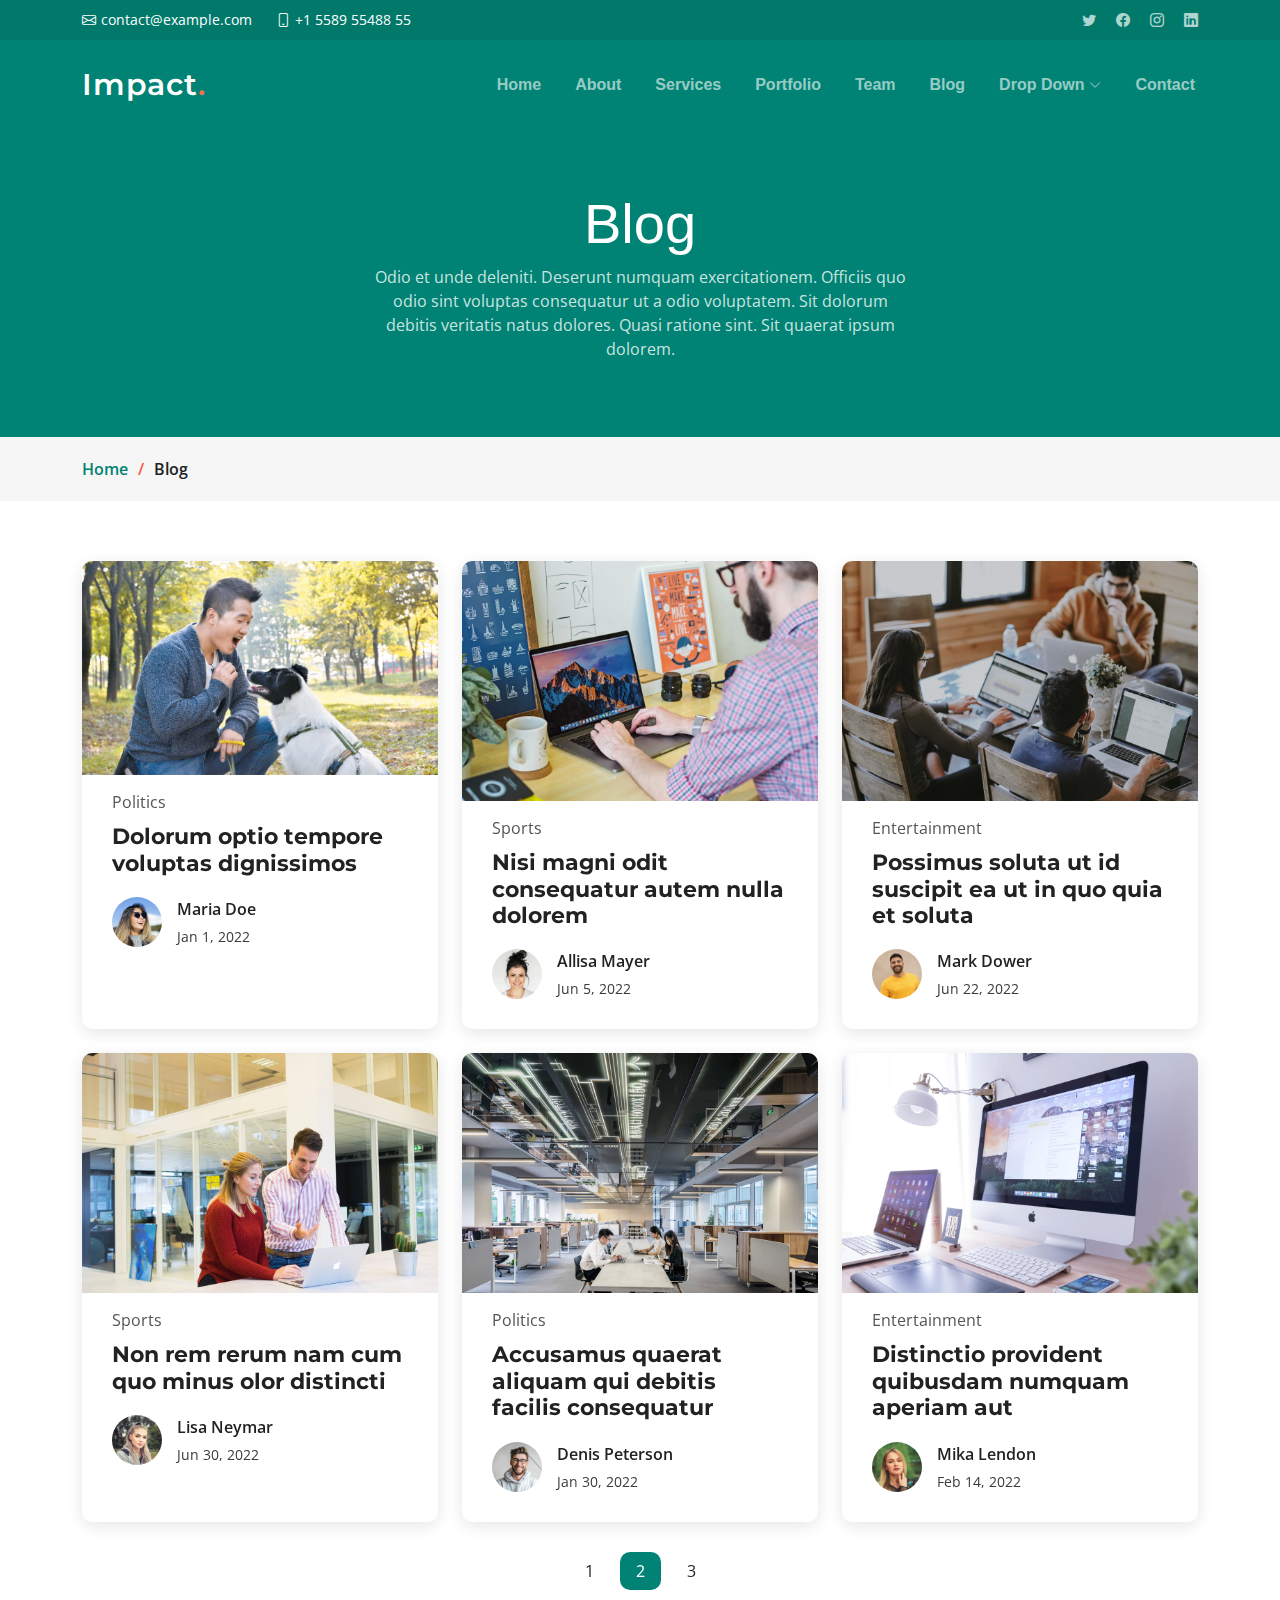
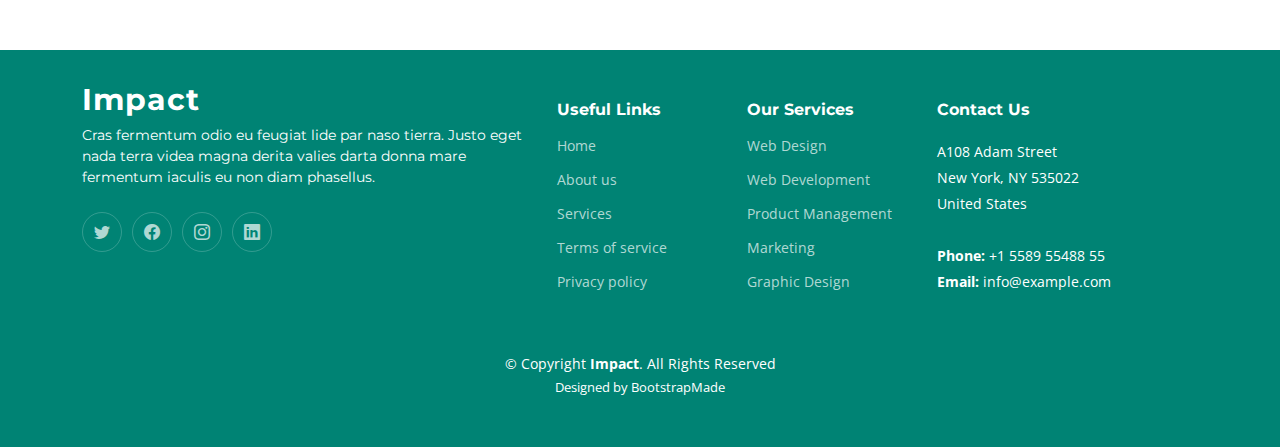
<file: blog.html>
<!DOCTYPE html>
<html lang="en">

<head>
  <meta charset="utf-8">
  <meta content="width=device-width, initial-scale=1.0" name="viewport">

  <title>Impact Bootstrap Template - Blog</title>
  <meta content="" name="description">
  <meta content="" name="keywords">

  <!-- Favicons -->
  <link href="assets/img/favicon.png" rel="icon">
  <link href="assets/img/apple-touch-icon.png" rel="apple-touch-icon">

  <!-- Google Fonts -->
  <link rel="preconnect" href="https://fonts.googleapis.com">
  <link rel="preconnect" href="https://fonts.gstatic.com" crossorigin>
  <link href="https://fonts.googleapis.com/css2?family=Open+Sans:ital,wght@0,300;0,400;0,500;0,600;0,700;1,300;1,400;1,600;1,700&family=Montserrat:ital,wght@0,300;0,400;0,500;0,600;0,700;1,300;1,400;1,500;1,600;1,700&family=Raleway:ital,wght@0,300;0,400;0,500;0,600;0,700;1,300;1,400;1,500;1,600;1,700&display=swap" rel="stylesheet">

  <!-- Vendor CSS Files -->
  <link href="assets/vendor/bootstrap/css/bootstrap.min.css" rel="stylesheet">
  <link href="assets/vendor/bootstrap-icons/bootstrap-icons.css" rel="stylesheet">
  <link href="assets/vendor/aos/aos.css" rel="stylesheet">
  <link href="assets/vendor/glightbox/css/glightbox.min.css" rel="stylesheet">
  <link href="assets/vendor/swiper/swiper-bundle.min.css" rel="stylesheet">

  <!-- Template Main CSS File -->
  <link href="assets/css/main.css" rel="stylesheet">

  <!-- =======================================================
  * Template Name: Impact
  * Updated: Mar 10 2023 with Bootstrap v5.2.3
  * Template URL: https://bootstrapmade.com/impact-bootstrap-business-website-template/
  * Author: BootstrapMade.com
  * License: https://bootstrapmade.com/license/
  ======================================================== -->
</head>

<body>

  <!-- ======= Header ======= -->
  <section id="topbar" class="topbar d-flex align-items-center">
    <div class="container d-flex justify-content-center justify-content-md-between">
      <div class="contact-info d-flex align-items-center">
        <i class="bi bi-envelope d-flex align-items-center"><a href="mailto:contact@example.com">contact@example.com</a></i>
        <i class="bi bi-phone d-flex align-items-center ms-4"><span>+1 5589 55488 55</span></i>
      </div>
      <div class="social-links d-none d-md-flex align-items-center">
        <a href="#" class="twitter"><i class="bi bi-twitter"></i></a>
        <a href="#" class="facebook"><i class="bi bi-facebook"></i></a>
        <a href="#" class="instagram"><i class="bi bi-instagram"></i></a>
        <a href="#" class="linkedin"><i class="bi bi-linkedin"></i></i></a>
      </div>
    </div>
  </section><!-- End Top Bar -->

  <header id="header" class="header d-flex align-items-center">

    <div class="container-fluid container-xl d-flex align-items-center justify-content-between">
      <a href="index.html" class="logo d-flex align-items-center">
        <!-- Uncomment the line below if you also wish to use an image logo -->
        <!-- <img src="assets/img/logo.png" alt=""> -->
        <h1>Impact<span>.</span></h1>
      </a>
      <nav id="navbar" class="navbar">
        <ul>
          <li><a href="#hero">Home</a></li>
          <li><a href="#about">About</a></li>
          <li><a href="#services">Services</a></li>
          <li><a href="#portfolio">Portfolio</a></li>
          <li><a href="#team">Team</a></li>
          <li><a href="blog.html">Blog</a></li>
          <li class="dropdown"><a href="#"><span>Drop Down</span> <i class="bi bi-chevron-down dropdown-indicator"></i></a>
            <ul>
              <li><a href="#">Drop Down 1</a></li>
              <li class="dropdown"><a href="#"><span>Deep Drop Down</span> <i class="bi bi-chevron-down dropdown-indicator"></i></a>
                <ul>
                  <li><a href="#">Deep Drop Down 1</a></li>
                  <li><a href="#">Deep Drop Down 2</a></li>
                  <li><a href="#">Deep Drop Down 3</a></li>
                  <li><a href="#">Deep Drop Down 4</a></li>
                  <li><a href="#">Deep Drop Down 5</a></li>
                </ul>
              </li>
              <li><a href="#">Drop Down 2</a></li>
              <li><a href="#">Drop Down 3</a></li>
              <li><a href="#">Drop Down 4</a></li>
            </ul>
          </li>
          <li><a href="#contact">Contact</a></li>
        </ul>
      </nav><!-- .navbar -->

      <i class="mobile-nav-toggle mobile-nav-show bi bi-list"></i>
      <i class="mobile-nav-toggle mobile-nav-hide d-none bi bi-x"></i>

    </div>
  </header><!-- End Header -->
  <!-- End Header -->

  <main id="main">

    <!-- ======= Breadcrumbs ======= -->
    <div class="breadcrumbs">
      <div class="page-header d-flex align-items-center" style="background-image: url('');">
        <div class="container position-relative">
          <div class="row d-flex justify-content-center">
            <div class="col-lg-6 text-center">
              <h2>Blog</h2>
              <p>Odio et unde deleniti. Deserunt numquam exercitationem. Officiis quo odio sint voluptas consequatur ut a odio voluptatem. Sit dolorum debitis veritatis natus dolores. Quasi ratione sint. Sit quaerat ipsum dolorem.</p>
            </div>
          </div>
        </div>
      </div>
      <nav>
        <div class="container">
          <ol>
            <li><a href="index.html">Home</a></li>
            <li>Blog</li>
          </ol>
        </div>
      </nav>
    </div><!-- End Breadcrumbs -->

    <!-- ======= Blog Section ======= -->
    <section id="blog" class="blog">
      <div class="container" data-aos="fade-up">

        <div class="row gy-4 posts-list">

          <div class="col-xl-4 col-md-6">
            <article>

              <div class="post-img">
                <img src="assets/img/blog/blog-1.jpg" alt="" class="img-fluid">
              </div>

              <p class="post-category">Politics</p>

              <h2 class="title">
                <a href="blog-details.html">Dolorum optio tempore voluptas dignissimos</a>
              </h2>

              <div class="d-flex align-items-center">
                <img src="assets/img/blog/blog-author.jpg" alt="" class="img-fluid post-author-img flex-shrink-0">
                <div class="post-meta">
                  <p class="post-author-list">Maria Doe</p>
                  <p class="post-date">
                    <time datetime="2022-01-01">Jan 1, 2022</time>
                  </p>
                </div>
              </div>

            </article>
          </div><!-- End post list item -->

          <div class="col-xl-4 col-md-6">
            <article>

              <div class="post-img">
                <img src="assets/img/blog/blog-2.jpg" alt="" class="img-fluid">
              </div>

              <p class="post-category">Sports</p>

              <h2 class="title">
                <a href="blog-details.html">Nisi magni odit consequatur autem nulla dolorem</a>
              </h2>

              <div class="d-flex align-items-center">
                <img src="assets/img/blog/blog-author-2.jpg" alt="" class="img-fluid post-author-img flex-shrink-0">
                <div class="post-meta">
                  <p class="post-author-list">Allisa Mayer</p>
                  <p class="post-date">
                    <time datetime="2022-01-01">Jun 5, 2022</time>
                  </p>
                </div>
              </div>

            </article>
          </div><!-- End post list item -->

          <div class="col-xl-4 col-md-6">
            <article>

              <div class="post-img">
                <img src="assets/img/blog/blog-3.jpg" alt="" class="img-fluid">
              </div>

              <p class="post-category">Entertainment</p>

              <h2 class="title">
                <a href="blog-details.html">Possimus soluta ut id suscipit ea ut in quo quia et soluta</a>
              </h2>

              <div class="d-flex align-items-center">
                <img src="assets/img/blog/blog-author-3.jpg" alt="" class="img-fluid post-author-img flex-shrink-0">
                <div class="post-meta">
                  <p class="post-author-list">Mark Dower</p>
                  <p class="post-date">
                    <time datetime="2022-01-01">Jun 22, 2022</time>
                  </p>
                </div>
              </div>

            </article>
          </div><!-- End post list item -->

          <div class="col-xl-4 col-md-6">
            <article>

              <div class="post-img">
                <img src="assets/img/blog/blog-4.jpg" alt="" class="img-fluid">
              </div>

              <p class="post-category">Sports</p>

              <h2 class="title">
                <a href="blog-details.html">Non rem rerum nam cum quo minus olor distincti</a>
              </h2>

              <div class="d-flex align-items-center">
                <img src="assets/img/blog/blog-author-4.jpg" alt="" class="img-fluid post-author-img flex-shrink-0">
                <div class="post-meta">
                  <p class="post-author-list">Lisa Neymar</p>
                  <p class="post-date">
                    <time datetime="2022-01-01">Jun 30, 2022</time>
                  </p>
                </div>
              </div>

            </article>
          </div><!-- End post list item -->

          <div class="col-xl-4 col-md-6">
            <article>

              <div class="post-img">
                <img src="assets/img/blog/blog-5.jpg" alt="" class="img-fluid">
              </div>

              <p class="post-category">Politics</p>

              <h2 class="title">
                <a href="blog-details.html">Accusamus quaerat aliquam qui debitis facilis consequatur</a>
              </h2>

              <div class="d-flex align-items-center">
                <img src="assets/img/blog/blog-author-5.jpg" alt="" class="img-fluid post-author-img flex-shrink-0">
                <div class="post-meta">
                  <p class="post-author-list">Denis Peterson</p>
                  <p class="post-date">
                    <time datetime="2022-01-01">Jan 30, 2022</time>
                  </p>
                </div>
              </div>

            </article>
          </div><!-- End post list item -->

          <div class="col-xl-4 col-md-6">
            <article>

              <div class="post-img">
                <img src="assets/img/blog/blog-6.jpg" alt="" class="img-fluid">
              </div>

              <p class="post-category">Entertainment</p>

              <h2 class="title">
                <a href="blog-details.html">Distinctio provident quibusdam numquam aperiam aut</a>
              </h2>

              <div class="d-flex align-items-center">
                <img src="assets/img/blog/blog-author-6.jpg" alt="" class="img-fluid post-author-img flex-shrink-0">
                <div class="post-meta">
                  <p class="post-author-list">Mika Lendon</p>
                  <p class="post-date">
                    <time datetime="2022-01-01">Feb 14, 2022</time>
                  </p>
                </div>
              </div>

            </article>
          </div><!-- End post list item -->

        </div><!-- End blog posts list -->

        <div class="blog-pagination">
          <ul class="justify-content-center">
            <li><a href="#">1</a></li>
            <li class="active"><a href="#">2</a></li>
            <li><a href="#">3</a></li>
          </ul>
        </div><!-- End blog pagination -->

      </div>
    </section><!-- End Blog Section -->

  </main><!-- End #main -->

  <!-- ======= Footer ======= -->
  <footer id="footer" class="footer">

    <div class="container">
      <div class="row gy-4">
        <div class="col-lg-5 col-md-12 footer-info">
          <a href="index.html" class="logo d-flex align-items-center">
            <span>Impact</span>
          </a>
          <p>Cras fermentum odio eu feugiat lide par naso tierra. Justo eget nada terra videa magna derita valies darta donna mare fermentum iaculis eu non diam phasellus.</p>
          <div class="social-links d-flex mt-4">
            <a href="#" class="twitter"><i class="bi bi-twitter"></i></a>
            <a href="#" class="facebook"><i class="bi bi-facebook"></i></a>
            <a href="#" class="instagram"><i class="bi bi-instagram"></i></a>
            <a href="#" class="linkedin"><i class="bi bi-linkedin"></i></a>
          </div>
        </div>

        <div class="col-lg-2 col-6 footer-links">
          <h4>Useful Links</h4>
          <ul>
            <li><a href="#">Home</a></li>
            <li><a href="#">About us</a></li>
            <li><a href="#">Services</a></li>
            <li><a href="#">Terms of service</a></li>
            <li><a href="#">Privacy policy</a></li>
          </ul>
        </div>

        <div class="col-lg-2 col-6 footer-links">
          <h4>Our Services</h4>
          <ul>
            <li><a href="#">Web Design</a></li>
            <li><a href="#">Web Development</a></li>
            <li><a href="#">Product Management</a></li>
            <li><a href="#">Marketing</a></li>
            <li><a href="#">Graphic Design</a></li>
          </ul>
        </div>

        <div class="col-lg-3 col-md-12 footer-contact text-center text-md-start">
          <h4>Contact Us</h4>
          <p>
            A108 Adam Street <br>
            New York, NY 535022<br>
            United States <br><br>
            <strong>Phone:</strong> +1 5589 55488 55<br>
            <strong>Email:</strong> info@example.com<br>
          </p>

        </div>

      </div>
    </div>

    <div class="container mt-4">
      <div class="copyright">
        &copy; Copyright <strong><span>Impact</span></strong>. All Rights Reserved
      </div>
      <div class="credits">
        <!-- All the links in the footer should remain intact. -->
        <!-- You can delete the links only if you purchased the pro version. -->
        <!-- Licensing information: https://bootstrapmade.com/license/ -->
        <!-- Purchase the pro version with working PHP/AJAX contact form: https://bootstrapmade.com/impact-bootstrap-business-website-template/ -->
        Designed by <a href="https://bootstrapmade.com/">BootstrapMade</a>
      </div>
    </div>

  </footer><!-- End Footer -->
  <!-- End Footer -->

  <a href="#" class="scroll-top d-flex align-items-center justify-content-center"><i class="bi bi-arrow-up-short"></i></a>

  <div id="preloader"></div>

  <!-- Vendor JS Files -->
  <script src="assets/vendor/bootstrap/js/bootstrap.bundle.min.js"></script>
  <script src="assets/vendor/aos/aos.js"></script>
  <script src="assets/vendor/glightbox/js/glightbox.min.js"></script>
  <script src="assets/vendor/purecounter/purecounter_vanilla.js"></script>
  <script src="assets/vendor/swiper/swiper-bundle.min.js"></script>
  <script src="assets/vendor/isotope-layout/isotope.pkgd.min.js"></script>
  <script src="assets/vendor/php-email-form/validate.js"></script>

  <!-- Template Main JS File -->
  <script src="assets/js/main.js"></script>

</body>

</html>
</file>
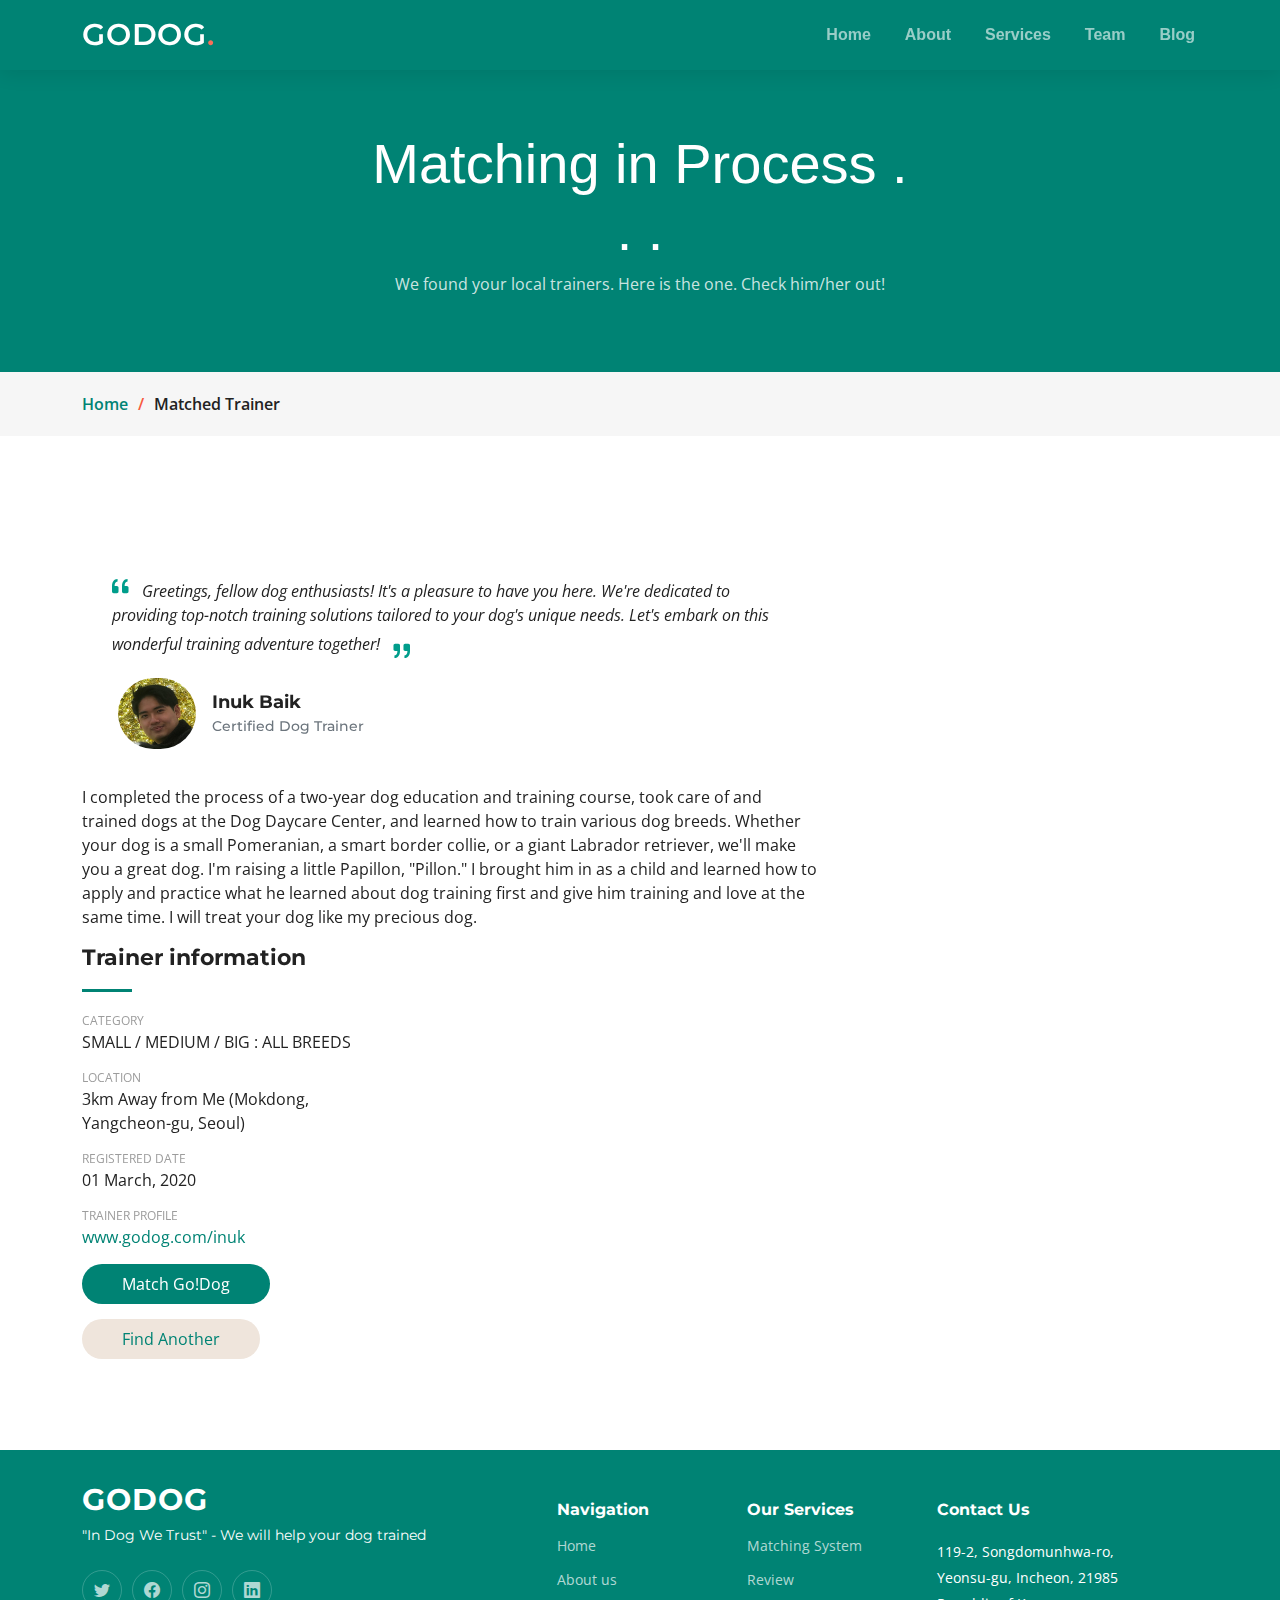
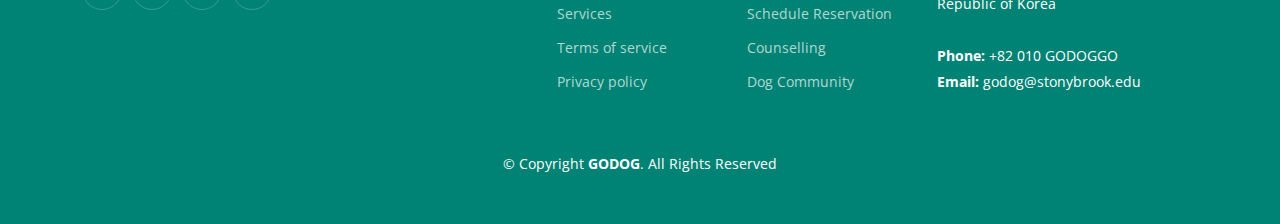
<file: matching.html>
<!DOCTYPE html>
<html lang="en">

<head>
  <meta charset="utf-8">
  <meta content="width=device-width, initial-scale=1.0" name="viewport">

  <title>GODOG - Dog Trainer Matching</title>
  <meta content="" name="description">
  <meta content="" name="keywords">

  <!-- Favicons -->
  <link href="assets/img/favicon.png" rel="icon">
  <link href="assets/img/apple-touch-icon.png" rel="apple-touch-icon">

  <!-- Google Fonts -->
  <link rel="preconnect" href="https://fonts.googleapis.com">
  <link rel="preconnect" href="https://fonts.gstatic.com" crossorigin>
  <link
    href="https://fonts.googleapis.com/css2?family=Open+Sans:ital,wght@0,300;0,400;0,500;0,600;0,700;1,300;1,400;1,600;1,700&family=Montserrat:ital,wght@0,300;0,400;0,500;0,600;0,700;1,300;1,400;1,500;1,600;1,700&family=Raleway:ital,wght@0,300;0,400;0,500;0,600;0,700;1,300;1,400;1,500;1,600;1,700&display=swap"
    rel="stylesheet">

  <!-- Vendor CSS Files -->
  <link href="assets/vendor/bootstrap/css/bootstrap.min.css" rel="stylesheet">
  <link href="assets/vendor/bootstrap-icons/bootstrap-icons.css" rel="stylesheet">
  <link href="assets/vendor/aos/aos.css" rel="stylesheet">
  <link href="assets/vendor/glightbox/css/glightbox.min.css" rel="stylesheet">
  <link href="assets/vendor/swiper/swiper-bundle.min.css" rel="stylesheet">

  <!-- Template Main CSS File -->
  <link href="assets/css/main.css" rel="stylesheet">

  <!-- =======================================================
  * Template Name: Impact
  * Updated: Mar 10 2023 with Bootstrap v5.2.3
  * Template URL: https://bootstrapmade.com/impact-bootstrap-business-website-template/
  * Author: BootstrapMade.com
  * License: https://bootstrapmade.com/license/
  ======================================================== -->
</head>

<body>

  <!-- ======= Header ======= -->

  <header id="header" class="header d-flex align-items-center">

    <div class="container-fluid container-xl d-flex align-items-center justify-content-between">
      <a href="index.html" class="logo d-flex align-items-center">
        <!-- Uncomment the line below if you also wish to use an image logo -->
        <!-- <img src="assets/img/logo.png" alt=""> -->
        <h1>GODOG<span>.</span></h1>
      </a>
      <nav id="navbar" class="navbar">
        <ul>
          <li><a href="#hero">Home</a></li>
          <li><a href="#about">About</a></li>
          <li><a href="#services">Services</a></li>
          <li><a href="#team">Team</a></li>
          <li><a href="blog.html">Blog</a></li>
        </ul>
      </nav><!-- .navbar -->

      <i class="mobile-nav-toggle mobile-nav-show bi bi-list"></i>
      <i class="mobile-nav-toggle mobile-nav-hide d-none bi bi-x"></i>

    </div>
  </header><!-- End Header -->
  <!-- End Header -->

  <main id="main">

    <!-- ======= Breadcrumbs ======= -->
    <div class="breadcrumbs">
      <div class="page-header d-flex align-items-center" style="background-image: url('');">
        <div class="container position-relative">
          <div class="row d-flex justify-content-center">
            <div class="col-lg-6 text-center">
              <h2>Matching in Process . . .</h2>
              <p>We found your local trainers. Here is the one. Check him/her out!</p>
            </div>
          </div>
        </div>
      </div>
      <nav>
        <div class="container">
          <ol>
            <li><a href="index.html">Home</a></li>
            <li>Matched Trainer</li>
          </ol>
        </div>
      </nav>
    </div><!-- End Breadcrumbs -->

    <!-- ======= Portfolio Details Section ======= -->
    <section id="portfolio-details" class="portfolio-details">
      <div class="container" data-aos="fade-up">



        <div class="row justify-content-between gy-4 mt-4">

          <div class="col-lg-8">
            <div class="portfolio-description">
              <div class="testimonial-item">
                <p>
                  <i class="bi bi-quote quote-icon-left"></i>
                  Greetings, fellow dog enthusiasts! It's a pleasure to have you here. We're dedicated to providing
                  top-notch training solutions tailored to your dog's unique needs. Let's embark on this wonderful
                  training adventure together!
                  <i class="bi bi-quote quote-icon-right"></i>
                </p>
                <div>
                  <img src="assets/img/team/team-5.jpeg.jpg" class="testimonial-img" alt="">
                  <h3>Inuk Baik</h3>
                  <h4>Certified Dog Trainer</h4>
                </div>
              </div>

              <p>
                I completed the process of a two-year dog education and training course, took care of and trained dogs
                at the Dog Daycare Center, and learned how to train various dog breeds. Whether your dog is a small
                Pomeranian, a smart border collie, or a giant Labrador retriever, we'll make you a great dog.
                I'm raising a little Papillon, "Pillon." I brought him in as a child and learned how to apply and
                practice what he learned about dog training first and give him training and love at the same time. I
                will treat your dog like my precious dog.
              </p>

            </div>
          </div>

          <!-- <div class="position-relative h-100" >
            <div class="slides-1 portfolio-details-slider swiper">
              <div class="swiper-wrapper align-items-center">

                <div class="swiper-slide">
                  <img src="assets/img/portfolio/app-1.png" alt="">
                </div>

                <div class="swiper-slide">
                  <img src="assets/img/blog/blog-2.jpeg" alt="">
                </div>

                <div class="swiper-slide">
                  <img src="assets/img/portfolio/branding-1.png" alt="">
                </div>


              </div>
              <div class="swiper-pagination"></div>
            </div>
            <div class="swiper-button-prev"></div>
            <div class="swiper-button-next"></div> -->

        </div>

        <div class="col-lg-3">
          <div class="portfolio-info">
            <h3>Trainer information</h3>
            <ul>
              <li><strong>Category</strong> <span>SMALL / MEDIUM / BIG : ALL BREEDS</span></li>
              <li><strong>Location</strong> <span>3km Away from Me (Mokdong, Yangcheon-gu, Seoul)</span></li>
              <li><strong>Registered date</strong> <span>01 March, 2020</span></li>
              <li><strong>Trainer Profile</strong> <a href="#">www.godog.com/inuk</a></li>
              <li><a href="matching_text.html" class="btn-visit align-self-start">Match Go!Dog</a></li>
              <li><a href="#" class="btn-white align-self-start">Find Another</a></li>
            </ul>
          </div>
        </div>

      </div>



      </div>
    </section><!-- End Portfolio Details Section -->

  </main><!-- End #main -->

  <!-- ======= Footer ======= -->
  <footer id="footer" class="footer">

    <div class="container">
      <div class="row gy-4">
        <div class="col-lg-5 col-md-12 footer-info">
          <a href="index.html" class="logo d-flex align-items-center">
            <span>GODOG</span>
          </a>
          <p>"In Dog We Trust" - We will help your dog trained</p>
          <div class="social-links d-flex mt-4">
            <a href="#" class="twitter"><i class="bi bi-twitter"></i></a>
            <a href="#" class="facebook"><i class="bi bi-facebook"></i></a>
            <a href="#" class="instagram"><i class="bi bi-instagram"></i></a>
            <a href="#" class="linkedin"><i class="bi bi-linkedin"></i></a>
          </div>
        </div>

        <div class="col-lg-2 col-6 footer-links">
          <h4>Navigation</h4>
          <ul>
            <li><a href="#">Home</a></li>
            <li><a href="#">About us</a></li>
            <li><a href="#">Services</a></li>
            <li><a href="#">Terms of service</a></li>
            <li><a href="#">Privacy policy</a></li>
          </ul>
        </div>

        <div class="col-lg-2 col-6 footer-links">
          <h4>Our Services</h4>
          <ul>
            <li><a href="#">Matching System</a></li>
            <li><a href="#">Review</a></li>
            <li><a href="#">Schedule Reservation</a></li>
            <li><a href="#">Counselling</a></li>
            <li><a href="#">Dog Community</a></li>
          </ul>
        </div>

        <div class="col-lg-3 col-md-12 footer-contact text-center text-md-start">
          <h4>Contact Us</h4>
          <p>
            119-2, Songdomunhwa-ro, <br>
            Yeonsu-gu, Incheon, 21985<br>
            Republic of Korea <br><br>
            <strong>Phone:</strong> +82 010 GODOGGO<br>
            <strong>Email:</strong> godog@stonybrook.edu<br>
          </p>

        </div>

      </div>
    </div>

    <div class="container mt-4">
      <div class="copyright">
        &copy; Copyright <strong><span>GODOG</span></strong>. All Rights Reserved
      </div>
    </div>

  </footer><!-- End Footer -->
  <!-- End Footer -->

  <a href="#" class="scroll-top d-flex align-items-center justify-content-center"><i
      class="bi bi-arrow-up-short"></i></a>

  <div id="preloader"></div>

  <!-- Vendor JS Files -->
  <script src="assets/vendor/bootstrap/js/bootstrap.bundle.min.js"></script>
  <script src="assets/vendor/aos/aos.js"></script>
  <script src="assets/vendor/glightbox/js/glightbox.min.js"></script>
  <script src="assets/vendor/purecounter/purecounter_vanilla.js"></script>
  <script src="assets/vendor/swiper/swiper-bundle.min.js"></script>
  <script src="assets/vendor/isotope-layout/isotope.pkgd.min.js"></script>
  <script src="assets/vendor/php-email-form/validate.js"></script>

  <!-- Template Main JS File -->
  <script src="assets/js/main.js"></script>

</body>

</html>
</file>
<file: assets/css/main.css>
/**
* Template Name: Impact
* Updated: Mar 10 2023 with Bootstrap v5.2.3
* Template URL: https://bootstrapmade.com/impact-bootstrap-business-website-template/
* Author: BootstrapMade.com
* License: https://bootstrapmade.com/license/
*/

/*--------------------------------------------------------------
# Set main reusable colors and fonts using CSS variables
# Learn more about CSS variables at https://developer.mozilla.org/en-US/docs/Web/CSS/Using_CSS_custom_properties
--------------------------------------------------------------*/
/* Fonts */
:root {
  --font-default: "Open Sans", system-ui, -apple-system, "Segoe UI", Roboto, "Helvetica Neue", Arial, "Noto Sans", "Liberation Sans", sans-serif, "Apple Color Emoji", "Segoe UI Emoji", "Segoe UI Symbol", "Noto Color Emoji";
  --font-primary: "Montserrat", sans-serif;
  --font-secondary: "Poppins", sans-serif;
}

/* Colors */
:root {
  --color-default: #222222;
  --color-primary: #008374;
  --color-secondary: #f85a40;
}

/* Smooth scroll behavior */
:root {
  scroll-behavior: smooth;
}

/*--------------------------------------------------------------
# General
--------------------------------------------------------------*/
body {
  font-family: var(--font-default);
  color: var(--color-default);
}

a {
  color: var(--color-primary);
  text-decoration: none;
}

a:hover {
  color: #00b6a1;
  text-decoration: none;
}

h1,
h2,
h3,
h4,
h5,
h6 {
  font-family: var(--font-primary);
}

/*--------------------------------------------------------------
# Sections & Section Header
--------------------------------------------------------------*/
section {
  padding: 60px 0;
  overflow: hidden;
}

.sections-bg {
  background-color: #f6f6f6;
}

.section-header {
  text-align: center;
  padding-bottom: 60px;
}

.section-header h2 {
  font-size: 32px;
  font-weight: 600;
  margin-bottom: 20px;
  padding-bottom: 20px;
  position: relative;
}

.section-header h2:after {
  content: "";
  position: absolute;
  display: block;
  width: 50px;
  height: 3px;
  background: var(--color-primary);
  left: 0;
  right: 0;
  bottom: 0;
  margin: auto;
}

.section-header p {
  margin-bottom: 0;
  color: #6f6f6f;
}

/*--------------------------------------------------------------
# Breadcrumbs
--------------------------------------------------------------*/
.breadcrumbs .page-header {
  padding: 60px 0 60px 0;
  min-height: 20vh;
  position: relative;
  background-color: var(--color-primary);
}

.breadcrumbs .page-header h2 {
  font-size: 56px;
  font-weight: 500;
  color: #fff;
  font-family: var(--font-secondary);
}

.breadcrumbs .page-header p {
  color: rgba(255, 255, 255, 0.8);
}

.breadcrumbs nav {
  background-color: #f6f6f6;
  padding: 20px 0;
}

.breadcrumbs nav ol {
  display: flex;
  flex-wrap: wrap;
  list-style: none;
  margin: 0;
  padding: 0;
  font-size: 16px;
  font-weight: 600;
  color: var(--color-default);
}

.breadcrumbs nav ol a {
  color: var(--color-primary);
  transition: 0.3s;
}

.breadcrumbs nav ol a:hover {
  text-decoration: underline;
}

.breadcrumbs nav ol li+li {
  padding-left: 10px;
}

.breadcrumbs nav ol li+li::before {
  display: inline-block;
  padding-right: 10px;
  color: var(--color-secondary);
  content: "/";
}

/*--------------------------------------------------------------
# Scroll top button
--------------------------------------------------------------*/
.scroll-top {
  position: fixed;
  visibility: hidden;
  opacity: 0;
  right: 15px;
  bottom: -15px;
  z-index: 99999;
  background: var(--color-secondary);
  width: 44px;
  height: 44px;
  border-radius: 50px;
  transition: all 0.4s;
}

.scroll-top i {
  font-size: 24px;
  color: #fff;
  line-height: 0;
}

.scroll-top:hover {
  background: rgba(248, 90, 64, 0.8);
  color: #fff;
}

.scroll-top.active {
  visibility: visible;
  opacity: 1;
  bottom: 15px;
}

/*--------------------------------------------------------------
# Preloader
--------------------------------------------------------------*/
#preloader {
  position: fixed;
  inset: 0;
  z-index: 999999;
  overflow: hidden;
  background: #fff;
  transition: all 0.6s ease-out;
}

#preloader:before {
  content: "";
  position: fixed;
  top: calc(50% - 30px);
  left: calc(50% - 30px);
  border: 6px solid #fff;
  border-color: var(--color-primary) transparent var(--color-primary) transparent;
  border-radius: 50%;
  width: 60px;
  height: 60px;
  animation: animate-preloader 1.5s linear infinite;
}

@keyframes animate-preloader {
  0% {
    transform: rotate(0deg);
  }

  100% {
    transform: rotate(360deg);
  }
}

/*--------------------------------------------------------------
# Disable aos animation delay on mobile devices
--------------------------------------------------------------*/
@media screen and (max-width: 768px) {
  [data-aos-delay] {
    transition-delay: 0 !important;
  }
}

/*--------------------------------------------------------------
# Header
--------------------------------------------------------------*/
.topbar {
  background: #00796b;
  height: 40px;
  font-size: 14px;
  transition: all 0.5s;
  color: #fff;
  padding: 0;
}

.topbar .contact-info i {
  font-style: normal;
  color: #fff;
  line-height: 0;
}

.topbar .contact-info i a,
.topbar .contact-info i span {
  padding-left: 5px;
  color: #fff;
}

@media (max-width: 575px) {

  .topbar .contact-info i a,
  .topbar .contact-info i span {
    font-size: 13px;
  }
}

.topbar .contact-info i a {
  line-height: 0;
  transition: 0.3s;
}

.topbar .contact-info i a:hover {
  color: #fff;
  text-decoration: underline;
}

.topbar .social-links a {
  color: rgba(255, 255, 255, 0.7);
  line-height: 0;
  transition: 0.3s;
  margin-left: 20px;
}

.topbar .social-links a:hover {
  color: #fff;
}

.header {
  transition: all 0.5s;
  z-index: 997;
  height: 90px;
  background-color: var(--color-primary);
}

.header.sticked {
  position: fixed;
  top: 0;
  right: 0;
  left: 0;
  height: 70px;
  box-shadow: 0px 2px 20px rgba(0, 0, 0, 0.1);
}

.header .logo img {
  max-height: 40px;
  margin-right: 6px;
}

.header .logo h1 {
  font-size: 30px;
  margin: 0;
  font-weight: 600;
  letter-spacing: 0.8px;
  color: #fff;
  font-family: var(--font-primary);
}

.header .logo h1 span {
  color: #f96f59;
}

.sticked-header-offset {
  margin-top: 70px;
}

section {
  scroll-margin-top: 70px;
}

/*--------------------------------------------------------------
# Desktop Navigation
--------------------------------------------------------------*/
@media (min-width: 1280px) {
  .navbar {
    padding: 0;
  }

  .navbar ul {
    margin: 0;
    padding: 0;
    display: flex;
    list-style: none;
    align-items: center;
  }

  .navbar li {
    position: relative;
  }

  .navbar>ul>li {
    white-space: nowrap;
    padding: 10px 0 10px 28px;
  }

  .navbar a,
  .navbar a:focus {
    display: flex;
    align-items: center;
    justify-content: space-between;
    padding: 0 3px;
    font-family: var(--font-secondary);
    font-size: 16px;
    font-weight: 600;
    color: rgba(255, 255, 255, 0.6);
    white-space: nowrap;
    transition: 0.3s;
    position: relative;
  }

  .navbar a i,
  .navbar a:focus i {
    font-size: 12px;
    line-height: 0;
    margin-left: 5px;
  }

  .navbar>ul>li>a:before {
    content: "";
    position: absolute;
    width: 100%;
    height: 2px;
    bottom: -6px;
    left: 0;
    background-color: var(--color-secondary);
    visibility: hidden;
    width: 0px;
    transition: all 0.3s ease-in-out 0s;
  }

  .navbar a:hover:before,
  .navbar li:hover>a:before,
  .navbar .active:before {
    visibility: visible;
    width: 100%;
  }

  .navbar a:hover,
  .navbar .active,
  .navbar .active:focus,
  .navbar li:hover>a {
    color: #fff;
  }

  .navbar .dropdown ul {
    display: block;
    position: absolute;
    left: 28px;
    top: calc(100% + 30px);
    margin: 0;
    padding: 10px 0;
    z-index: 99;
    opacity: 0;
    visibility: hidden;
    background: #fff;
    box-shadow: 0px 0px 30px rgba(127, 137, 161, 0.25);
    transition: 0.3s;
    border-radius: 4px;
  }

  .navbar .dropdown ul li {
    min-width: 200px;
  }

  .navbar .dropdown ul a {
    padding: 10px 20px;
    font-size: 15px;
    text-transform: none;
    font-weight: 600;
    color: #006a5d;
  }

  .navbar .dropdown ul a i {
    font-size: 12px;
  }

  .navbar .dropdown ul a:hover,
  .navbar .dropdown ul .active:hover,
  .navbar .dropdown ul li:hover>a {
    color: var(--color-secondary);
  }

  .navbar .dropdown:hover>ul {
    opacity: 1;
    top: 100%;
    visibility: visible;
  }

  .navbar .dropdown .dropdown ul {
    top: 0;
    left: calc(100% - 30px);
    visibility: hidden;
  }

  .navbar .dropdown .dropdown:hover>ul {
    opacity: 1;
    top: 0;
    left: 100%;
    visibility: visible;
  }
}

@media (min-width: 1280px) and (max-width: 1366px) {
  .navbar .dropdown .dropdown ul {
    left: -90%;
  }

  .navbar .dropdown .dropdown:hover>ul {
    left: -100%;
  }
}

@media (min-width: 1280px) {

  .mobile-nav-show,
  .mobile-nav-hide {
    display: none;
  }
}

/*--------------------------------------------------------------
# Mobile Navigation
--------------------------------------------------------------*/
@media (max-width: 1279px) {
  .navbar {
    position: fixed;
    top: 0;
    right: -100%;
    width: 100%;
    max-width: 400px;
    bottom: 0;
    transition: 0.3s;
    z-index: 9997;
  }

  .navbar ul {
    position: absolute;
    inset: 0;
    padding: 50px 0 10px 0;
    margin: 0;
    background: rgba(0, 131, 116, 0.9);
    overflow-y: auto;
    transition: 0.3s;
    z-index: 9998;
  }

  .navbar a,
  .navbar a:focus {
    display: flex;
    align-items: center;
    justify-content: space-between;
    padding: 10px 20px;
    font-family: var(--font-primary);
    font-size: 15px;
    font-weight: 600;
    color: rgba(255, 255, 255, 0.7);
    white-space: nowrap;
    transition: 0.3s;
  }

  .navbar a i,
  .navbar a:focus i {
    font-size: 12px;
    line-height: 0;
    margin-left: 5px;
  }

  .navbar a:hover,
  .navbar .active,
  .navbar .active:focus,
  .navbar li:hover>a {
    color: #fff;
  }

  .navbar .getstarted,
  .navbar .getstarted:focus {
    background: var(--color-primary);
    padding: 8px 20px;
    border-radius: 4px;
    margin: 15px;
    color: #fff;
  }

  .navbar .getstarted:hover,
  .navbar .getstarted:focus:hover {
    color: #fff;
    background: rgba(0, 131, 116, 0.8);
  }

  .navbar .dropdown ul,
  .navbar .dropdown .dropdown ul {
    position: static;
    display: none;
    padding: 10px 0;
    margin: 10px 20px;
    transition: all 0.5s ease-in-out;
    background-color: #007466;
    border: 1px solid #006459;
  }

  .navbar .dropdown>.dropdown-active,
  .navbar .dropdown .dropdown>.dropdown-active {
    display: block;
  }

  .mobile-nav-show {
    color: rgba(255, 255, 255, 0.6);
    font-size: 28px;
    cursor: pointer;
    line-height: 0;
    transition: 0.5s;
    z-index: 9999;
    margin-right: 10px;
  }

  .mobile-nav-hide {
    color: #fff;
    font-size: 32px;
    cursor: pointer;
    line-height: 0;
    transition: 0.5s;
    position: fixed;
    right: 20px;
    top: 20px;
    z-index: 9999;
  }

  .mobile-nav-active {
    overflow: hidden;
  }

  .mobile-nav-active .navbar {
    right: 0;
  }

  .mobile-nav-active .navbar:before {
    content: "";
    position: fixed;
    inset: 0;
    background: rgba(0, 106, 93, 0.8);
    z-index: 9996;
  }
}

/*--------------------------------------------------------------
# About Us Section
--------------------------------------------------------------*/
.about h3 {
  font-weight: 700;
  font-size: 28px;
  margin-bottom: 20px;
  font-family: var(--font-secondary);
}

.about .call-us {
  left: 10%;
  right: 10%;
  bottom: 0;
  background-color: #fff;
  box-shadow: 0px 2px 25px rgba(0, 0, 0, 0.08);
  padding: 20px;
  text-align: center;
}

.about .call-us h4 {
  font-size: 24px;
  font-weight: 700;
  margin-bottom: 5px;
}

.about .call-us p {
  font-size: 28px;
  font-weight: 700;
  color: var(--color-primary);
}

.about .content ul {
  list-style: none;
  padding: 0;
}

.about .content ul li {
  padding: 0 0 10px 30px;
  position: relative;
}

.about .content ul i {
  position: absolute;
  font-size: 20px;
  left: 0;
  top: -3px;
  color: var(--color-primary);
}

.about .content p:last-child {
  margin-bottom: 0;
}

.about .play-btn {
  width: 94px;
  height: 94px;
  background: radial-gradient(var(--color-primary) 50%, rgba(0, 131, 116, 0.4) 52%);
  border-radius: 50%;
  display: block;
  position: absolute;
  left: calc(50% - 47px);
  top: calc(50% - 47px);
  overflow: hidden;
}

.about .play-btn:before {
  content: "";
  position: absolute;
  width: 120px;
  height: 120px;
  animation-delay: 0s;
  animation: pulsate-btn 2s;
  animation-direction: forwards;
  animation-iteration-count: infinite;
  animation-timing-function: steps;
  opacity: 1;
  border-radius: 50%;
  border: 5px solid rgba(0, 131, 116, 0.7);
  top: -15%;
  left: -15%;
  background: rgba(198, 16, 0, 0);
}

.about .play-btn:after {
  content: "";
  position: absolute;
  left: 50%;
  top: 50%;
  transform: translateX(-40%) translateY(-50%);
  width: 0;
  height: 0;
  border-top: 10px solid transparent;
  border-bottom: 10px solid transparent;
  border-left: 15px solid #fff;
  z-index: 100;
  transition: all 400ms cubic-bezier(0.55, 0.055, 0.675, 0.19);
}

.about .play-btn:hover:before {
  content: "";
  position: absolute;
  left: 50%;
  top: 50%;
  transform: translateX(-40%) translateY(-50%);
  width: 0;
  height: 0;
  border: none;
  border-top: 10px solid transparent;
  border-bottom: 10px solid transparent;
  border-left: 15px solid #fff;
  z-index: 200;
  animation: none;
  border-radius: 0;
}

.about .play-btn:hover:after {
  border-left: 15px solid var(--color-primary);
  transform: scale(20);
}

@keyframes pulsate-btn {
  0% {
    transform: scale(0.6, 0.6);
    opacity: 1;
  }

  100% {
    transform: scale(1, 1);
    opacity: 0;
  }
}

/*--------------------------------------------------------------
# Clients Section
--------------------------------------------------------------*/
.clients {
  padding: 40px 0;
}

.clients .swiper {
  padding: 10px 0;
}

.clients .swiper-slide img {
  transition: 0.3s;
}

.clients .swiper-slide img:hover {
  transform: scale(1.1);
}

.clients .swiper-pagination {
  margin-top: 20px;
  position: relative;
}

.clients .swiper-pagination .swiper-pagination-bullet {
  width: 12px;
  height: 12px;
  background-color: #fff;
  opacity: 1;
  background-color: #ddd;
}

.clients .swiper-pagination .swiper-pagination-bullet-active {
  background-color: var(--color-primary);
}

/*--------------------------------------------------------------
# Stats Counter Section
--------------------------------------------------------------*/
.stats-counter {
  padding: 40px 0;
}

.stats-counter .stats-item {
  padding: 20px 0;
  border-bottom: 1px solid #e4e4e4;
}

.stats-counter .stats-item .purecounter {
  min-width: 90px;
  padding-right: 15px;
}

.stats-counter .stats-item i {
  font-size: 44px;
  line-height: 0;
  margin-right: 15px;
}

.stats-counter .stats-item span {
  font-size: 40px;
  display: block;
  font-weight: 700;
  color: var(--color-primary);
  line-height: 40px;
}

.stats-counter .stats-item p {
  margin: 0;
  font-family: var(--font-primary);
  font-size: 14px;
}

/*--------------------------------------------------------------
# Call To Action Section
--------------------------------------------------------------*/
.call-to-action .container {
  background: linear-gradient(rgba(0, 0, 0, 0.5), rgba(0, 0, 0, 0.5)), url("../img/cta-bg.jpg") center center;
  background-size: cover;
  padding: 100px 60px;
  border-radius: 15px;
  overflow: hidden;
}

.call-to-action h3 {
  color: #fff;
  font-size: 28px;
  font-weight: 700;
  margin-bottom: 20px;
}

.call-to-action p {
  color: #fff;
  margin-bottom: 20px;
}

.call-to-action .play-btn {
  width: 94px;
  height: 94px;
  margin-bottom: 20px;
  background: radial-gradient(var(--color-primary) 50%, rgba(0, 131, 116, 0.4) 52%);
  border-radius: 50%;
  display: inline-block;
  position: relative;
  overflow: hidden;
}

.call-to-action .play-btn:before {
  content: "";
  position: absolute;
  width: 120px;
  height: 120px;
  animation-delay: 0s;
  animation: pulsate-btn 2s;
  animation-direction: forwards;
  animation-iteration-count: infinite;
  animation-timing-function: steps;
  opacity: 1;
  border-radius: 50%;
  border: 5px solid rgba(0, 131, 116, 0.7);
  top: -15%;
  left: -15%;
  background: rgba(198, 16, 0, 0);
}

.call-to-action .play-btn:after {
  content: "";
  position: absolute;
  left: 50%;
  top: 50%;
  transform: translateX(-40%) translateY(-50%);
  width: 0;
  height: 0;
  border-top: 10px solid transparent;
  border-bottom: 10px solid transparent;
  border-left: 15px solid #fff;
  z-index: 100;
  transition: all 400ms cubic-bezier(0.55, 0.055, 0.675, 0.19);
}

.call-to-action .play-btn:hover:before {
  content: "";
  position: absolute;
  left: 50%;
  top: 50%;
  transform: translateX(-40%) translateY(-50%);
  width: 0;
  height: 0;
  border: none;
  border-top: 10px solid transparent;
  border-bottom: 10px solid transparent;
  border-left: 15px solid #fff;
  z-index: 200;
  animation: none;
  border-radius: 0;
}

.call-to-action .play-btn:hover:after {
  border-left: 15px solid var(--color-primary);
  transform: scale(20);
}

.call-to-action .cta-btn {
  font-family: var(--font-primary);
  font-weight: 500;
  font-size: 16px;
  letter-spacing: 1px;
  display: inline-block;
  padding: 12px 48px;
  border-radius: 50px;
  transition: 0.5s;
  margin: 10px;
  border: 2px solid #fff;
  color: #fff;
}

.call-to-action .cta-btn:hover {
  background: var(--color-primary);
  border: 2px solid var(--color-primary);
}

@keyframes pulsate-btn {
  0% {
    transform: scale(0.6, 0.6);
    opacity: 1;
  }

  100% {
    transform: scale(1, 1);
    opacity: 0;
  }
}

/*--------------------------------------------------------------
# Our Services Section
--------------------------------------------------------------*/
.services {
  padding: 60px 0;
}

.services .service-item {
  padding: 40px;
  background: #fff;
  height: 100%;
  border-radius: 10px;
}

.services .service-item .icon {
  width: 48px;
  height: 48px;
  position: relative;
  margin-bottom: 50px;
}

.services .service-item .icon i {
  color: var(--color-default);
  font-size: 56px;
  transition: ease-in-out 0.3s;
  z-index: 2;
  position: relative;
}

.services .service-item .icon:before {
  position: absolute;
  content: "";
  height: 100%;
  width: 100%;
  background: #eeeeee;
  border-radius: 50px;
  z-index: 1;
  top: 10px;
  right: -20px;
  transition: 0.3s;
}

.services .service-item h3 {
  color: var(--color-default);
  font-weight: 700;
  margin: 0 0 20px 0;
  padding-bottom: 8px;
  font-size: 22px;
  position: relative;
  display: inline-block;
  border-bottom: 4px solid #eeeeee;
  transition: 0.3s;
}

.services .service-item p {
  line-height: 24px;
  font-size: 14px;
  margin-bottom: 0;
}

.services .service-item .readmore {
  margin-top: 15px;
  display: inline-block;
  color: var(--color-primary);
}

.services .service-item:hover .icon:before {
  background: #00b6a1;
}

.services .service-item:hover h3 {
  border-color: var(--color-primary);
}

/*--------------------------------------------------------------
# Testimonials Section
--------------------------------------------------------------*/
.testimonials .testimonial-wrap {
  padding-left: 10px;
}

.testimonials .testimonial-item {
  box-sizing: content-box;
  padding: 30px;
  margin: 30px 10px;
  box-shadow: 0px 0 15px rgba(0, 0, 0, 0.1);
  position: relative;
  background: #fff;
  border-radius: 10px;
}

.testimonials .testimonial-item .testimonial-img {
  width: 90px;
  border-radius: 50px;
  margin-right: 15px;
}

.testimonials .testimonial-item h3 {
  font-size: 18px;
  font-weight: bold;
  margin: 10px 0 5px 0;
  color: #000;
}

.testimonials .testimonial-item h4 {
  font-size: 14px;
  color: #999;
  margin: 0;
}

.testimonials .testimonial-item .stars {
  margin: 10px 0;
}

.testimonials .testimonial-item .stars i {
  color: #ffc107;
  margin: 0 1px;
}

.testimonials .testimonial-item .quote-icon-left,
.testimonials .testimonial-item .quote-icon-right {
  color: #009d8b;
  font-size: 26px;
  line-height: 0;
}

.testimonials .testimonial-item .quote-icon-left {
  display: inline-block;
  left: -5px;
  position: relative;
}

.testimonials .testimonial-item .quote-icon-right {
  display: inline-block;
  right: -5px;
  position: relative;
  top: 10px;
  transform: scale(-1, -1);
}

.testimonials .testimonial-item p {
  font-style: italic;
  margin: 15px auto 15px auto;
}

.testimonials .swiper-pagination {
  margin-top: 20px;
  position: relative;
}

.testimonials .swiper-pagination .swiper-pagination-bullet {
  width: 12px;
  height: 12px;
  background-color: rgba(0, 0, 0, 0.2);
  opacity: 1;
}

.testimonials .swiper-pagination .swiper-pagination-bullet-active {
  background-color: var(--color-primary);
}

@media (max-width: 767px) {
  .testimonials .testimonial-wrap {
    padding-left: 0;
  }

  .testimonials .testimonial-item {
    padding: 30px;
    margin: 15px;
  }

  .testimonials .testimonial-item .testimonial-img {
    position: static;
    left: auto;
  }
}

/*--------------------------------------------------------------
# Portfolio Section
--------------------------------------------------------------*/
.portfolio .portfolio-flters {
  padding: 0 0 20px 0;
  margin: 0 auto;
  list-style: none;
  text-align: center;
}

.portfolio .portfolio-flters li {
  cursor: pointer;
  display: inline-block;
  padding: 0;
  font-size: 18px;
  font-weight: 500;
  margin: 0 10px;
  line-height: 1;
  transition: all 0.3s ease-in-out;
}

.portfolio .portfolio-flters li:hover,
.portfolio .portfolio-flters li.filter-active {
  color: var(--color-primary);
}

.portfolio .portfolio-flters li:first-child {
  margin-left: 0;
}

.portfolio .portfolio-flters li:last-child {
  margin-right: 0;
}

@media (max-width: 575px) {
  .portfolio .portfolio-flters li {
    font-size: 14px;
    margin: 0 5px;
  }
}

.portfolio .portfolio-wrap {
  box-shadow: 0px 10px 30px rgba(0, 0, 0, 0.1);
  border-radius: 10px;
  height: 100%;
  overflow: hidden;
}

.portfolio .portfolio-wrap img {
  transition: 0.3s;
  position: relative;
  z-index: 1;
}

.portfolio .portfolio-wrap .portfolio-info {
  padding: 25px 20px;
  background-color: #fff;
  position: relative;
  border-top: 1px solid #f3f3f3;
  z-index: 2;
}

.portfolio .portfolio-wrap .portfolio-info h4 {
  font-size: 18px;
  font-weight: 600;
  padding-right: 50px;
}

.portfolio .portfolio-wrap .portfolio-info h4 a {
  color: var(--color-default);
  transition: 0.3s;
}

.portfolio .portfolio-wrap .portfolio-info h4 a:hover {
  color: var(--color-primary);
}

.portfolio .portfolio-wrap .portfolio-info p {
  color: #6c757d;
  font-size: 14px;
  margin-bottom: 0;
  padding-right: 50px;
}

.portfolio .portfolio-wrap:hover img {
  transform: scale(1.1);
}

/*--------------------------------------------------------------
# Portfolio Details Section
--------------------------------------------------------------*/
.portfolio-details .portfolio-details-slider img {
  width: 100%;
}

.portfolio-details .portfolio-details-slider .swiper-pagination .swiper-pagination-bullet {
  width: 12px;
  height: 12px;
  background-color: rgba(255, 255, 255, 0.7);
  opacity: 1;
}

.portfolio-details .portfolio-details-slider .swiper-pagination .swiper-pagination-bullet-active {
  background-color: var(--color-primary);
}

.portfolio-details .swiper-button-prev,
.portfolio-details .swiper-button-next {
  width: 48px;
  height: 48px;
}

.portfolio-details .swiper-button-prev:after,
.portfolio-details .swiper-button-next:after {
  color: rgba(255, 255, 255, 0.8);
  background-color: rgba(0, 0, 0, 0.2);
  font-size: 24px;
  border-radius: 50%;
  width: 48px;
  height: 48px;
  display: flex;
  align-items: center;
  justify-content: center;
  transition: 0.3s;
}

.portfolio-details .swiper-button-prev:hover:after,
.portfolio-details .swiper-button-next:hover:after {
  background-color: rgba(0, 0, 0, 0.6);
}

@media (max-width: 575px) {

  .portfolio-details .swiper-button-prev,
  .portfolio-details .swiper-button-next {
    display: none;
  }
}

.portfolio-details .portfolio-info h3 {
  font-size: 22px;
  font-weight: 700;
  margin-bottom: 20px;
  padding-bottom: 20px;
  position: relative;
}

.portfolio-details .portfolio-info h3:after {
  content: "";
  position: absolute;
  display: block;
  width: 50px;
  height: 3px;
  background: var(--color-primary);
  left: 0;
  bottom: 0;
}

.portfolio-details .portfolio-info ul {
  list-style: none;
  padding: 0;
  font-size: 15px;
}

.portfolio-details .portfolio-info ul li {
  display: flex;
  flex-direction: column;
  padding-bottom: 15px;
  font-size: 16px;
}

.portfolio-details .portfolio-info ul strong {
  text-transform: uppercase;
  font-weight: 400;
  color: #9c9c9c;
  font-size: 12px;
}

.portfolio-details .portfolio-info .btn-visit {
  padding: 8px 40px;
  background: var(--color-primary);
  color: #fff;
  border-radius: 50px;
  transition: 0.3s;
}

.portfolio-details .portfolio-info .btn-white {
  padding: 8px 40px;
  color: var(--color-primary);
  background: #efe5dc;
  border-radius: 50px;
  transition: 0.3s;
}

.portfolio-details .portfolio-info .btn-visit:hover {
  background: #009d8b;
}

.portfolio-details .portfolio-description h2 {
  font-size: 26px;
  font-weight: 700;
  margin-bottom: 20px;
}

.portfolio-details .portfolio-description p {
  padding: 0;
}

.portfolio-details .portfolio-description .testimonial-item {
  padding: 30px 30px 0 30px;
  position: relative;
  background: white;
  height: 100%;
  margin-bottom: 50px;
}

.portfolio-details .portfolio-description .testimonial-item .testimonial-img {
  width: 90px;
  border-radius: 50px;
  border: 6px solid #fff;
  float: left;
  margin: 0 10px 0 0;
}

.portfolio-details .portfolio-description .testimonial-item h3 {
  font-size: 18px;
  font-weight: bold;
  margin: 15px 0 5px 0;
  padding-top: 20px;
}

.portfolio-details .portfolio-description .testimonial-item h4 {
  font-size: 14px;
  color: #6c757d;
  margin: 0;
}

.portfolio-details .portfolio-description .testimonial-item .quote-icon-left,
.portfolio-details .portfolio-description .testimonial-item .quote-icon-right {
  color: #009d8b;
  font-size: 26px;
  line-height: 0;
}

.portfolio-details .portfolio-description .testimonial-item .quote-icon-left {
  display: inline-block;
  left: -5px;
  position: relative;
}

.portfolio-details .portfolio-description .testimonial-item .quote-icon-right {
  display: inline-block;
  right: -5px;
  position: relative;
  top: 10px;
  transform: scale(-1, -1);
}

.portfolio-details .portfolio-description .testimonial-item p {
  font-style: italic;
  margin: 0 0 15px 0 0 0;
  padding: 0;
}

/*--------------------------------------------------------------
# Our Team Section
--------------------------------------------------------------*/
.team .member {
  text-align: center;
  background: #fff;
  border-radius: 10px;
  padding: 15px;
  overflow: hidden;
  box-shadow: 0px 2px 25px rgba(0, 0, 0, 0.1);
}

.team .member img {
  border-radius: 10px;
  overflow: hidden;
}

.team .member .member-content {
  padding: 0 20px 30px 20px;
}

.team .member h4 {
  font-weight: 700;
  margin-top: 16px;
  margin-bottom: 2px;
  font-size: 20px;
}

.team .member span {
  font-style: italic;
  display: block;
  font-size: 14px;
  color: #6c757d;
}

.team .member p {
  padding-top: 10px;
  font-size: 14px;
  font-style: italic;
  color: #6c757d;
}

.team .member .social {
  margin-top: 15px;
  margin-bottom: 10px;
  display: flex;
  align-items: center;
  justify-content: space-around;
}

.team .member .social a {
  color: #a2a2a2;
  transition: 0.3s;
  border-radius: 50%;
  width: 40px;
  height: 40px;
  display: flex;
  align-items: center;
  justify-content: center;
  border: 1px solid #bbbbbb;
}

.team .member .social a:hover {
  color: var(--color-primary);
  border-color: var(--color-primary);
}

.team .member .social i {
  font-size: 18px;
  margin: 0 2px;
}

/*--------------------------------------------------------------
# Pricing Section
--------------------------------------------------------------*/
.pricing .pricing-item {
  padding: 60px 40px;
  box-shadow: 0 3px 20px -2px rgba(108, 117, 125, 0.15);
  background: #fff;
  height: 100%;
  position: relative;
  border-radius: 15px;
}

.pricing h3 {
  font-weight: 600;
  margin-bottom: 15px;
  font-size: 20px;
  color: #555555;
  text-align: center;
}

.pricing .icon {
  margin: 30px auto 30px auto;
  width: 70px;
  height: 70px;
  background: var(--color-primary);
  border-radius: 50%;
  display: flex;
  align-items: center;
  justify-content: center;
  transition: 0.3s;
  transform-style: preserve-3d;
}

.pricing .icon i {
  color: #fff;
  font-size: 28px;
  transition: ease-in-out 0.3s;
  line-height: 0;
}

.pricing .icon::before {
  position: absolute;
  content: "";
  height: 86px;
  width: 86px;
  border-radius: 50%;
  background: #87c1bb;
  transition: all 0.3s ease-out 0s;
  transform: translateZ(-1px);
}

.pricing .icon::after {
  position: absolute;
  content: "";
  height: 102px;
  width: 102px;
  border-radius: 50%;
  background: #d2eeeb;
  transition: all 0.3s ease-out 0s;
  transform: translateZ(-2px);
}

.pricing h4 {
  font-size: 48px;
  color: var(--color-secondary);
  font-weight: 700;
  font-family: var(--font-secondary);
  margin-bottom: 0;
  text-align: center;
}

.pricing h4 sup {
  font-size: 28px;
}

.pricing h4 span {
  color: rgba(108, 117, 125, 0.8);
  font-size: 18px;
  font-weight: 400;
}

.pricing ul {
  padding: 20px 0;
  list-style: none;
  color: #6c757d;
  text-align: left;
  line-height: 20px;
}

.pricing ul li {
  padding: 10px 0;
  display: flex;
  align-items: center;
}

.pricing ul i {
  color: #059652;
  font-size: 24px;
  padding-right: 3px;
}

.pricing ul .na {
  color: rgba(108, 117, 125, 0.5);
}

.pricing ul .na i {
  color: rgba(108, 117, 125, 0.5);
}

.pricing ul .na span {
  text-decoration: line-through;
}

.pricing .buy-btn {
  display: inline-block;
  padding: 10px 40px;
  border-radius: 50px;
  color: var(--color-primary);
  border: 1px solid rgba(0, 131, 116, 0.2);
  transition: none;
  font-size: 16px;
  font-weight: 600;
  font-family: var(--font-primary);
  transition: 0.3s;
}

.pricing .buy-btn:hover {
  background: var(--color-primary);
  color: #fff;
}

.pricing .featured {
  z-index: 10;
  border: 3px solid var(--color-primary);
}

@media (min-width: 992px) {
  .pricing .featured {
    transform: scale(1.15);
  }
}

/*--------------------------------------------------------------
# Frequently Asked Questions Section
--------------------------------------------------------------*/
.faq .content h3 {
  font-weight: 400;
  font-size: 34px;
}

.faq .content h4 {
  font-size: 20px;
  font-weight: 700;
  margin-top: 5px;
}

.faq .content p {
  font-size: 15px;
  color: #6c757d;
}

.faq .accordion-item {
  border: 0;
  margin-bottom: 20px;
  box-shadow: 0px 5px 25px 0px rgba(0, 0, 0, 0.06);
  border-radius: 10px;
}

.faq .accordion-item:last-child {
  margin-bottom: 0;
}

.faq .accordion-collapse {
  border: 0;
}

.faq .accordion-button {
  padding: 20px 50px 20px 20px;
  font-weight: 600;
  border: 0;
  font-size: 18px;
  line-height: 24px;
  color: var(--color-default);
  text-align: left;
  background: #fff;
  box-shadow: none;
  border-radius: 10px;
}

.faq .accordion-button .num {
  padding-right: 10px;
  font-size: 20px;
  line-height: 0;
  color: var(--color-primary);
}

.faq .accordion-button:not(.collapsed) {
  color: var(--color-primary);
  border-bottom: 0;
  box-shadow: none;
}

.faq .accordion-button:after {
  position: absolute;
  right: 20px;
  top: 20px;
}

.faq .accordion-body {
  padding: 0 40px 30px 45px;
  border: 0;
  border-radius: 10px;
  background: #fff;
  box-shadow: none;
}

/*--------------------------------------------------------------
# Recent Blog Posts Section
--------------------------------------------------------------*/
.recent-posts article {
  box-shadow: 0 4px 16px rgba(0, 0, 0, 0.1);
  background-color: #fff;
  padding: 30px;
  height: 100%;
  border-radius: 10px;
  overflow: hidden;
}

.recent-posts .post-img {
  max-height: 240px;
  margin: -30px -30px 15px -30px;
  overflow: hidden;
}

.recent-posts .post-category {
  font-size: 16px;
  color: #6f6f6f;
  margin-bottom: 10px;
}

.recent-posts .title {
  font-size: 22px;
  font-weight: 700;
  padding: 0;
  margin: 0 0 20px 0;
}

.recent-posts .title a {
  color: var(--color-default);
  transition: 0.3s;
}

.recent-posts .title a:hover {
  color: var(--color-primary);
}

.recent-posts .post-author-img {
  width: 50px;
  border-radius: 50%;
  margin-right: 15px;
}

.recent-posts .post-author {
  font-weight: 600;
  margin-bottom: 5px;
}

.recent-posts .post-date {
  font-size: 14px;
  color: #3c3c3c;
  margin-bottom: 0;
}

/*--------------------------------------------------------------
# Contact Section
--------------------------------------------------------------*/
.contact .info-container {
  background-color: var(--color-primary);
  height: 100%;
  padding: 20px;
  border-radius: 10px 0 0 10px;
  box-shadow: 0px 2px 25px rgba(0, 0, 0, 0.1);
}

.contact .info-item {
  width: 100%;
  background-color: #009282;
  margin-bottom: 20px;
  padding: 20px;
  border-radius: 10px;
  color: #fff;
}

.contact .info-item:last-child {
  margin-bottom: 0;
}

.contact .info-item i {
  font-size: 20px;
  color: #fff;
  float: left;
  width: 44px;
  height: 44px;
  background-color: rgba(255, 255, 255, 0.2);
  display: flex;
  justify-content: center;
  align-items: center;
  border-radius: 50px;
  transition: all 0.3s ease-in-out;
  margin-right: 15px;
}

.contact .info-item h4 {
  padding: 0;
  font-size: 20px;
  font-weight: 600;
  margin-bottom: 5px;
}

.contact .info-item p {
  padding: 0;
  margin-bottom: 0;
  font-size: 14px;
}

.contact .info-item:hover i {
  background: #fff;
  color: var(--color-primary);
}

.contact .php-email-form {
  width: 100%;
  height: 100%;
  background: #fff;
  box-shadow: 0px 2px 25px rgba(0, 0, 0, 0.1);
  padding: 30px;
  border-radius: 0 10px 10px 0;
}

.contact .php-email-form .form-group {
  padding-bottom: 8px;
}

.contact .php-email-form .error-message {
  display: none;
  color: #fff;
  background: #df1529;
  text-align: left;
  padding: 15px;
  font-weight: 600;
}

.contact .php-email-form .error-message br+br {
  margin-top: 25px;
}

.contact .php-email-form .sent-message {
  display: none;
  color: #fff;
  background: #059652;
  text-align: center;
  padding: 15px;
  font-weight: 600;
}

.contact .php-email-form .loading {
  display: none;
  background: #fff;
  text-align: center;
  padding: 15px;
}

.contact .php-email-form .loading:before {
  content: "";
  display: inline-block;
  border-radius: 50%;
  width: 24px;
  height: 24px;
  margin: 0 10px -6px 0;
  border: 3px solid #059652;
  border-top-color: #fff;
  animation: animate-loading 1s linear infinite;
}

.contact .php-email-form input,
.contact .php-email-form textarea {
  border-radius: 0;
  box-shadow: none;
  font-size: 14px;
}

.contact .php-email-form input[type=text],
.contact .php-email-form input[type=email],
.contact .php-email-form textarea {
  padding: 12px 15px;
}

.contact .php-email-form input[type=text]:focus,
.contact .php-email-form input[type=email]:focus,
.contact .php-email-form textarea:focus {
  border-color: var(--color-primary);
}

.contact .php-email-form textarea {
  padding: 10px 12px;
}

.contact .php-email-form button[type=submit] {
  background: var(--color-primary);
  border: 0;
  padding: 14px 45px;
  color: #fff;
  transition: 0.4s;
  border-radius: 50px;
}

.contact .php-email-form button[type=submit]:hover {
  background: rgba(0, 131, 116, 0.8);
}

@keyframes animate-loading {
  0% {
    transform: rotate(0deg);
  }

  100% {
    transform: rotate(360deg);
  }
}

/*--------------------------------------------------------------
# Hero Section
--------------------------------------------------------------*/
.hero {
  width: 100%;
  position: relative;
  background: var(--color-primary);
  padding: 60px 0 0 0;
}

@media (min-width: 1365px) {
  .hero {
    background-attachment: fixed;
  }
}

.hero h2 {
  font-size: 48px;
  font-weight: 700;
  margin-bottom: 20px;
  color: #fff;
}

.hero p {
  color: rgba(255, 255, 255, 0.6);
  font-weight: 400;
  margin-bottom: 30px;
}

.hero .btn-get-started {
  font-family: var(--font-primary);
  font-weight: 500;
  font-size: 15px;
  letter-spacing: 1px;
  display: inline-block;
  padding: 14px 40px;
  border-radius: 50px;
  transition: 0.3s;
  color: #fff;
  background: rgba(255, 255, 255, 0.1);
  box-shadow: 0 0 15px rgba(0, 0, 0, 0.08);
  border: 2px solid rgba(255, 255, 255, 0.1);
}

.hero .btn-get-started:hover {
  border-color: rgba(255, 255, 255, 0.5);
}

.hero .btn-watch-video {
  font-size: 16px;
  transition: 0.5s;
  margin-left: 25px;
  color: #fff;
  font-weight: 600;
}

.hero .btn-watch-video i {
  color: rgba(255, 255, 255, 0.5);
  font-size: 32px;
  transition: 0.3s;
  line-height: 0;
  margin-right: 8px;
}

.hero .btn-watch-video:hover i {
  color: #fff;
}

@media (max-width: 640px) {
  .hero h2 {
    font-size: 36px;
  }

  .hero .btn-get-started,
  .hero .btn-watch-video {
    font-size: 14px;
  }
}

.hero .icon-boxes {
  padding-bottom: 60px;
}

@media (min-width: 1200px) {
  .hero .icon-boxes:before {
    content: "";
    position: absolute;
    bottom: 0;
    left: 0;
    right: 0;
    height: calc(50% + 20px);
    background-color: #fff;
  }
}

.hero .icon-box {
  padding: 60px 30px;
  position: relative;
  overflow: hidden;
  background: #008d7d;
  box-shadow: 0 0 29px 0 rgba(0, 0, 0, 0.08);
  transition: all 0.3s ease-in-out;
  border-radius: 8px;
  z-index: 1;
  height: 100%;
  width: 100%;
  text-align: center;
}

.hero .icon-box .title {
  font-weight: 700;
  margin-bottom: 15px;
  font-size: 24px;
}

.hero .icon-box .title a {
  color: #fff;
  transition: 0.3s;
}

.hero .icon-box .icon {
  margin-bottom: 20px;
  padding-top: 10px;
  display: inline-block;
  transition: all 0.3s ease-in-out;
  font-size: 48px;
  line-height: 1;
  color: rgba(255, 255, 255, 0.6);
}

.hero .icon-box:hover {
  background: #009786;
}

.hero .icon-box:hover .title a,
.hero .icon-box:hover .icon {
  color: #fff;
}

/*--------------------------------------------------------------
# Blog
--------------------------------------------------------------*/
.blog .blog-pagination {
  margin-top: 30px;
  color: #555555;
}

.blog .blog-pagination ul {
  display: flex;
  padding: 0;
  margin: 0;
  list-style: none;
}

.blog .blog-pagination li {
  margin: 0 5px;
  transition: 0.3s;
  border-radius: 10px;
}

.blog .blog-pagination li a {
  color: var(--color-default);
  padding: 7px 16px;
  display: flex;
  align-items: center;
  justify-content: center;
}

.blog .blog-pagination li.active,
.blog .blog-pagination li:hover {
  background: var(--color-primary);
  color: #fff;
}

.blog .blog-pagination li.active a,
.blog .blog-pagination li:hover a {
  color: var(--color-white);
}

/*--------------------------------------------------------------
# Blog Posts List
--------------------------------------------------------------*/
.blog .posts-list article {
  box-shadow: 0 4px 16px rgba(0, 0, 0, 0.1);
  padding: 30px;
  height: 100%;
  border-radius: 10px;
  overflow: hidden;
}

.blog .posts-list .post-img {
  max-height: 240px;
  margin: -30px -30px 15px -30px;
  overflow: hidden;
}

.blog .posts-list .post-category {
  font-size: 16px;
  color: #555555;
  margin-bottom: 10px;
}

.blog .posts-list .title {
  font-size: 22px;
  font-weight: 700;
  padding: 0;
  margin: 0 0 20px 0;
}

.blog .posts-list .title a {
  color: var(--color-default);
  transition: 0.3s;
}

.blog .posts-list .title a:hover {
  color: var(--color-primary);
}

.blog .posts-list .post-author-img {
  width: 50px;
  border-radius: 50%;
  margin-right: 15px;
}

.blog .posts-list .post-author-list {
  font-weight: 600;
  margin-bottom: 5px;
}

.blog .posts-list .post-date {
  font-size: 14px;
  color: #3c3c3c;
  margin-bottom: 0;
}

/*--------------------------------------------------------------
# Blog Details
--------------------------------------------------------------*/
.blog .blog-details {
  box-shadow: 0 4px 16px rgba(0, 0, 0, 0.1);
  padding: 30px;
  border-radius: 10px;
}

.blog .blog-details .post-img {
  margin: -30px -30px 20px -30px;
  overflow: hidden;
  border-radius: 10px 10px 0 0;
}

.blog .blog-details .title {
  font-size: 28px;
  font-weight: 700;
  padding: 0;
  margin: 20px 0 0 0;
  color: var(--color-default);
}

.blog .blog-details .content {
  margin-top: 20px;
}

.blog .blog-details .content h3 {
  font-size: 22px;
  margin-top: 30px;
  font-weight: bold;
}

.blog .blog-details .content blockquote {
  overflow: hidden;
  background-color: rgba(34, 34, 34, 0.06);
  padding: 60px;
  position: relative;
  text-align: center;
  margin: 20px 0;
}

.blog .blog-details .content blockquote p {
  color: var(--color-default);
  line-height: 1.6;
  margin-bottom: 0;
  font-style: italic;
  font-weight: 500;
  font-size: 22px;
}

.blog .blog-details .content blockquote:after {
  content: "";
  position: absolute;
  left: 0;
  top: 0;
  bottom: 0;
  width: 3px;
  background-color: var(--color-secondary);
  margin-top: 20px;
  margin-bottom: 20px;
}

.blog .blog-details .meta-top {
  margin-top: 20px;
  color: #6c757d;
}

.blog .blog-details .meta-top ul {
  display: flex;
  flex-wrap: wrap;
  list-style: none;
  align-items: center;
  padding: 0;
  margin: 0;
}

.blog .blog-details .meta-top ul li+li {
  padding-left: 20px;
}

.blog .blog-details .meta-top i {
  font-size: 16px;
  margin-right: 8px;
  line-height: 0;
  color: var(--color-primary);
}

.blog .blog-details .meta-top a {
  color: #6c757d;
  font-size: 14px;
  display: inline-block;
  line-height: 1;
}

.blog .blog-details .meta-bottom {
  padding-top: 10px;
  border-top: 1px solid rgba(34, 34, 34, 0.15);
}

.blog .blog-details .meta-bottom i {
  color: #555555;
  display: inline;
}

.blog .blog-details .meta-bottom a {
  color: rgba(34, 34, 34, 0.8);
  transition: 0.3s;
}

.blog .blog-details .meta-bottom a:hover {
  color: var(--color-primary);
}

.blog .blog-details .meta-bottom .cats {
  list-style: none;
  display: inline;
  padding: 0 20px 0 0;
  font-size: 14px;
}

.blog .blog-details .meta-bottom .cats li {
  display: inline-block;
}

.blog .blog-details .meta-bottom .tags {
  list-style: none;
  display: inline;
  padding: 0;
  font-size: 14px;
}

.blog .blog-details .meta-bottom .tags li {
  display: inline-block;
}

.blog .blog-details .meta-bottom .tags li+li::before {
  padding-right: 6px;
  color: var(--color-default);
  content: ",";
}

.blog .blog-details .meta-bottom .share {
  font-size: 16px;
}

.blog .blog-details .meta-bottom .share i {
  padding-left: 5px;
}

.blog .post-author {
  padding: 20px;
  margin-top: 30px;
  box-shadow: 0 4px 16px rgba(0, 0, 0, 0.1);
  border-radius: 10px;
}

.blog .post-author img {
  max-width: 120px;
  margin-right: 20px;
}

.blog .post-author h4 {
  font-weight: 600;
  font-size: 22px;
  margin-bottom: 0px;
  padding: 0;
  color: var(--color-default);
}

.blog .post-author .social-links {
  margin: 0 10px 10px 0;
}

.blog .post-author .social-links a {
  color: rgba(34, 34, 34, 0.5);
  margin-right: 5px;
}

.blog .post-author p {
  font-style: italic;
  color: rgba(108, 117, 125, 0.8);
  margin-bottom: 0;
}

/*--------------------------------------------------------------
# Blog Sidebar
--------------------------------------------------------------*/
.blog .sidebar {
  padding: 30px;
  box-shadow: 0 4px 16px rgba(0, 0, 0, 0.1);
  border-radius: 10px;
}

.blog .sidebar .sidebar-title {
  font-size: 20px;
  font-weight: 700;
  padding: 0;
  margin: 0;
  color: var(--color-default);
}

.blog .sidebar .sidebar-item+.sidebar-item {
  margin-top: 40px;
}

.blog .sidebar .search-form form {
  background: #fff;
  border: 1px solid rgba(34, 34, 34, 0.3);
  padding: 5px 10px;
  position: relative;
  border-radius: 50px;
}

.blog .sidebar .search-form form input[type=text] {
  border: 0;
  padding: 4px;
  border-radius: 50px;
  width: calc(100% - 60px);
}

.blog .sidebar .search-form form input[type=text]:focus {
  outline: none;
}

.blog .sidebar .search-form form button {
  position: absolute;
  top: 0;
  right: 0;
  bottom: 0;
  border: 0;
  background: none;
  font-size: 16px;
  padding: 0 25px;
  margin: -1px;
  background: var(--color-primary);
  color: #fff;
  transition: 0.3s;
  border-radius: 50px;
  line-height: 0;
}

.blog .sidebar .search-form form button i {
  line-height: 0;
}

.blog .sidebar .search-form form button:hover {
  background: rgba(0, 131, 116, 0.8);
}

.blog .sidebar .categories ul {
  list-style: none;
  padding: 0;
}

.blog .sidebar .categories ul li+li {
  padding-top: 10px;
}

.blog .sidebar .categories ul a {
  color: var(--color-default);
  transition: 0.3s;
}

.blog .sidebar .categories ul a:hover {
  color: var(--color-primary);
}

.blog .sidebar .categories ul a span {
  padding-left: 5px;
  color: rgba(34, 34, 34, 0.4);
  font-size: 14px;
}

.blog .sidebar .recent-posts .post-item+.post-item {
  margin-top: 15px;
}

.blog .sidebar .recent-posts img {
  width: 80px;
  float: left;
}

.blog .sidebar .recent-posts h4 {
  font-size: 15px;
  margin-left: 95px;
  font-weight: bold;
}

.blog .sidebar .recent-posts h4 a {
  color: var(--color-default);
  transition: 0.3s;
}

.blog .sidebar .recent-posts h4 a:hover {
  color: var(--color-primary);
}

.blog .sidebar .recent-posts time {
  display: block;
  margin-left: 95px;
  font-style: italic;
  font-size: 14px;
  color: rgba(34, 34, 34, 0.4);
}

.blog .sidebar .tags {
  margin-bottom: -10px;
}

.blog .sidebar .tags ul {
  list-style: none;
  padding: 0;
}

.blog .sidebar .tags ul li {
  display: inline-block;
}

.blog .sidebar .tags ul a {
  color: #555555;
  font-size: 14px;
  padding: 6px 20px;
  margin: 0 6px 8px 0;
  border: 1px solid #d5d5d5;
  display: inline-block;
  transition: 0.3s;
  border-radius: 50px;
}

.blog .sidebar .tags ul a:hover {
  color: #fff;
  border: 1px solid var(--color-primary);
  background: var(--color-primary);
}

.blog .sidebar .tags ul a span {
  padding-left: 5px;
  color: rgba(85, 85, 85, 0.8);
  font-size: 14px;
}

/*--------------------------------------------------------------
# Blog Comments
--------------------------------------------------------------*/
.blog .comments {
  margin-top: 30px;
}

.blog .comments .comments-count {
  font-weight: bold;
}

.blog .comments .comment {
  margin-top: 30px;
  position: relative;
}

.blog .comments .comment .comment-img {
  margin-right: 14px;
}

.blog .comments .comment .comment-img img {
  width: 60px;
}

.blog .comments .comment h5 {
  font-size: 16px;
  margin-bottom: 2px;
}

.blog .comments .comment h5 a {
  font-weight: bold;
  color: var(--color-default);
  transition: 0.3s;
}

.blog .comments .comment h5 a:hover {
  color: var(--color-primary);
}

.blog .comments .comment h5 .reply {
  padding-left: 10px;
  color: var(--color-primary);
}

.blog .comments .comment h5 .reply i {
  font-size: 20px;
}

.blog .comments .comment time {
  display: block;
  font-size: 14px;
  color: rgba(34, 34, 34, 0.8);
  margin-bottom: 5px;
}

.blog .comments .comment.comment-reply {
  padding-left: 40px;
}

.blog .comments .reply-form {
  margin-top: 30px;
  padding: 30px;
  box-shadow: 0 0 16px rgba(0, 0, 0, 0.1);
  border-radius: 10px;
}

.blog .comments .reply-form h4 {
  font-weight: bold;
  font-size: 22px;
}

.blog .comments .reply-form p {
  font-size: 14px;
}

.blog .comments .reply-form input {
  border-radius: 4px;
  padding: 10px 10px;
  font-size: 14px;
}

.blog .comments .reply-form input:focus {
  box-shadow: none;
  border-color: rgba(0, 131, 116, 0.8);
}

.blog .comments .reply-form textarea {
  border-radius: 4px;
  padding: 10px 10px;
  font-size: 14px;
}

.blog .comments .reply-form textarea:focus {
  box-shadow: none;
  border-color: rgba(0, 131, 116, 0.8);
}

.blog .comments .reply-form .form-group {
  margin-bottom: 25px;
}

.blog .comments .reply-form .btn-primary {
  border-radius: 50px;
  padding: 14px 40px;
  border: 0;
  background-color: var(--color-secondary);
}

.blog .comments .reply-form .btn-primary:hover {
  background-color: rgba(248, 90, 64, 0.8);
}

/*--------------------------------------------------------------
# Footer
--------------------------------------------------------------*/
.footer {
  font-size: 14px;
  background-color: var(--color-primary);
  padding: 50px 0;
  color: white;
}

.footer .footer-info .logo {
  line-height: 0;
  margin-bottom: 25px;
}

.footer .footer-info .logo img {
  max-height: 40px;
  margin-right: 6px;
}

.footer .footer-info .logo span {
  font-size: 30px;
  font-weight: 700;
  letter-spacing: 1px;
  color: #fff;
  font-family: var(--font-primary);
}

.footer .footer-info p {
  font-size: 14px;
  font-family: var(--font-primary);
}

.footer .social-links a {
  display: flex;
  align-items: center;
  justify-content: center;
  width: 40px;
  height: 40px;
  border-radius: 50%;
  border: 1px solid rgba(255, 255, 255, 0.2);
  font-size: 16px;
  color: rgba(255, 255, 255, 0.7);
  margin-right: 10px;
  transition: 0.3s;
}

.footer .social-links a:hover {
  color: #fff;
  border-color: #fff;
}

.footer h4 {
  font-size: 16px;
  font-weight: bold;
  position: relative;
  padding-bottom: 12px;
}

.footer .footer-links {
  margin-bottom: 30px;
}

.footer .footer-links ul {
  list-style: none;
  padding: 0;
  margin: 0;
}

.footer .footer-links ul i {
  padding-right: 2px;
  color: rgba(0, 131, 116, 0.8);
  font-size: 12px;
  line-height: 0;
}

.footer .footer-links ul li {
  padding: 10px 0;
  display: flex;
  align-items: center;
}

.footer .footer-links ul li:first-child {
  padding-top: 0;
}

.footer .footer-links ul a {
  color: rgba(255, 255, 255, 0.7);
  transition: 0.3s;
  display: inline-block;
  line-height: 1;
}

.footer .footer-links ul a:hover {
  color: #fff;
}

.footer .footer-contact p {
  line-height: 26px;
}

.footer .copyright {
  text-align: center;
}

.footer .credits {
  padding-top: 4px;
  text-align: center;
  font-size: 13px;
}

.footer .credits a {
  color: #fff;
}

/* Chat container */

.chat-container {
  width: 400px;
  margin: 0 auto;
  padding: 20px;
  background-color: #fff;
  border-radius: 10px;
  box-shadow: 0 2px 5px rgba(0, 0, 0, 0.1);
}

.chat-container {
  width: 400px;
  margin: 0 auto;
  padding: 20px;
  background-color: #fff;
  border-radius: 10px;
  box-shadow: 0 2px 5px rgba(0, 0, 0, 0.1);
}

.wrap {
  padding: 40px 0;
  background-color: #008374;
}

.wrap .chat {
  display: flex;
  align-items: flex-start;
  padding: 20px;
}

.wrap .chat .icon {
  position: relative;
  overflow: hidden;
  width: 50px;
  height: 50px;
  border-radius: 50%;
  background-color: #eee;
}

.wrap .chat .icon i {
  position: absolute;
  top: 11px;
  left: 50%;
  font-size: 1.8rem;
  color: #344e41;
  transform: translateX(-50%);
}

.wrap .chat .textbox {
  position: relative;
  display: inline-block;
  max-width: calc(100% - 70px);
  padding: 10px;
  margin-top: 7px;
  font-size: 13px;
  border-radius: 10px;
}

.wrap .chat .textbox::before {
  position: absolute;
  display: block;
  top: 0;
  font-size: 1.5rem;
}

.wrap .ch1 .textbox {
  margin-left: 20px;
  background-color: #ddd;
}

.wrap .ch1 .textbox::before {
  left: -15px;
  content: "◀";
  color: #ddd;
}

.wrap .ch2 {
  flex-direction: row-reverse;
}

.wrap .ch2 .textbox {
  margin-right: 20px;
  background-color: #F9EB54;
}

.wrap .ch2 .textbox::before {
  right: -15px;
  content: "▶";
  color: #F9EB54;
}
</file>
